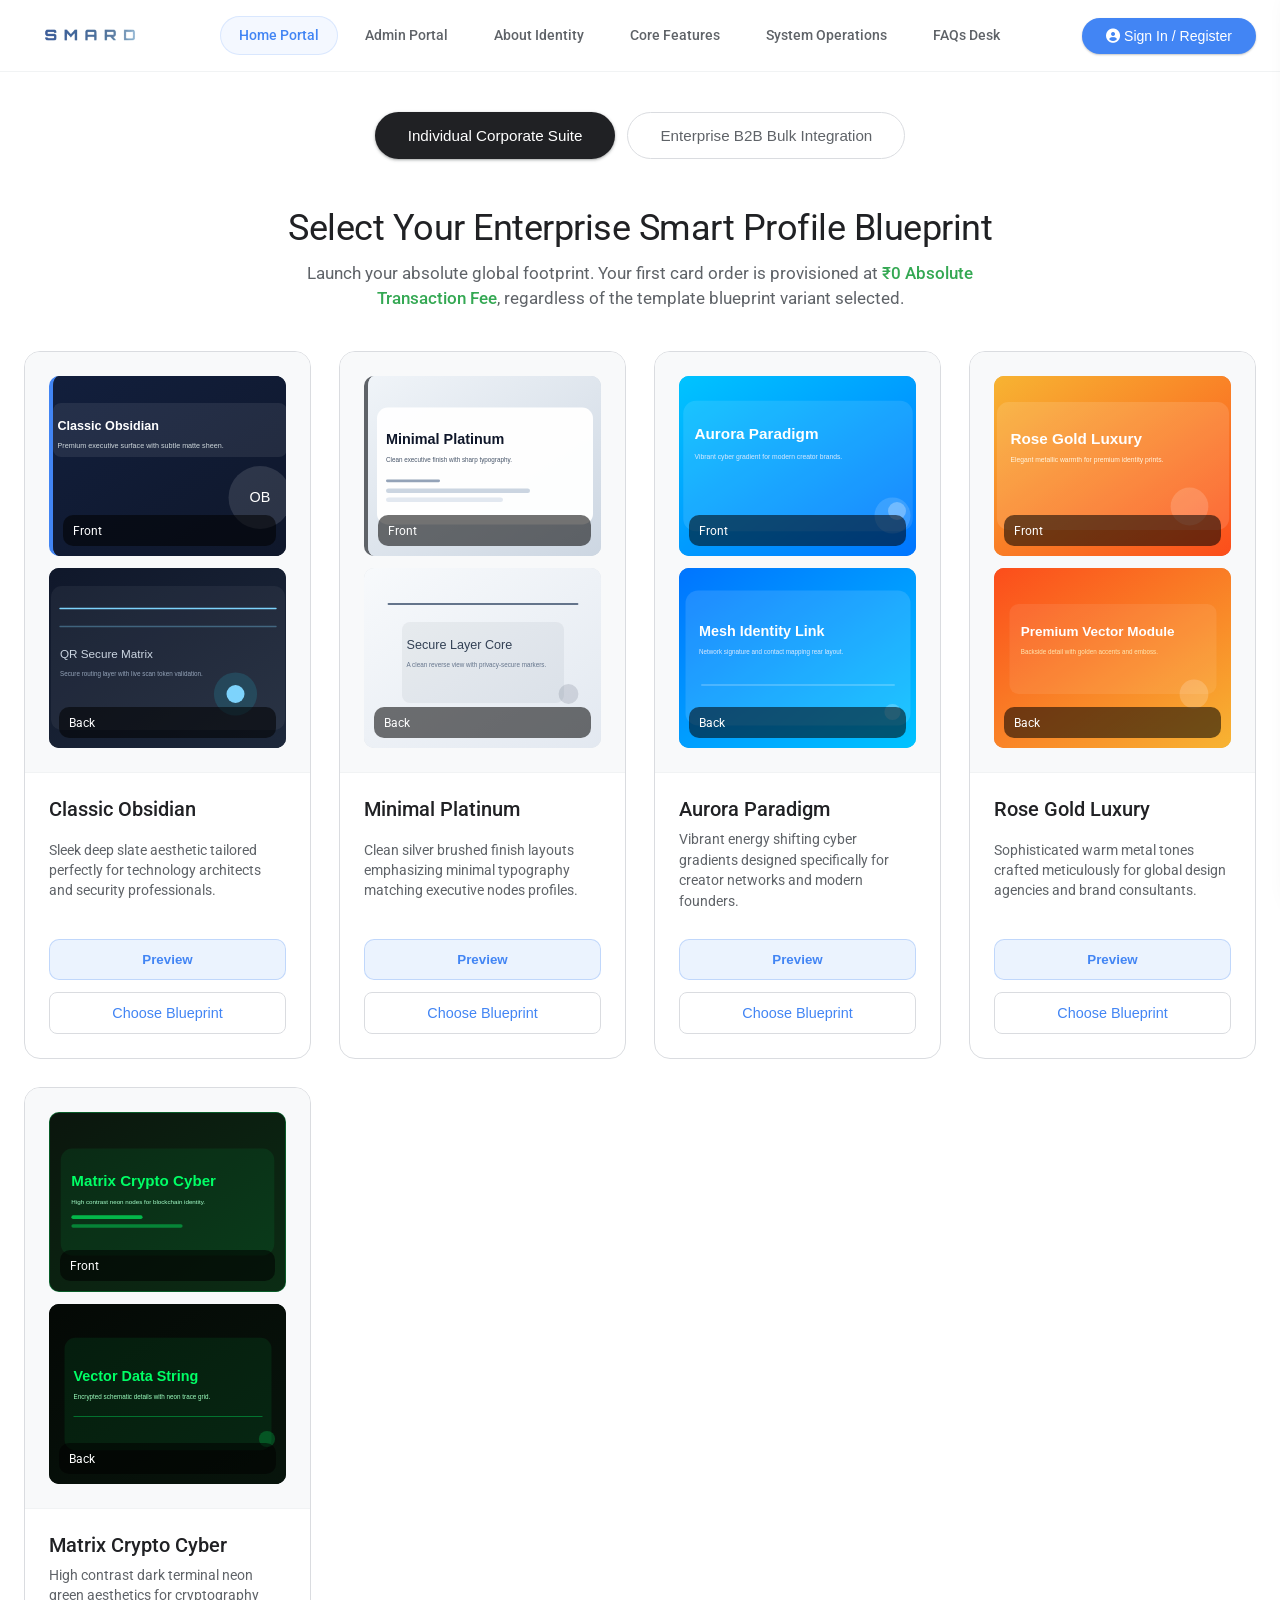
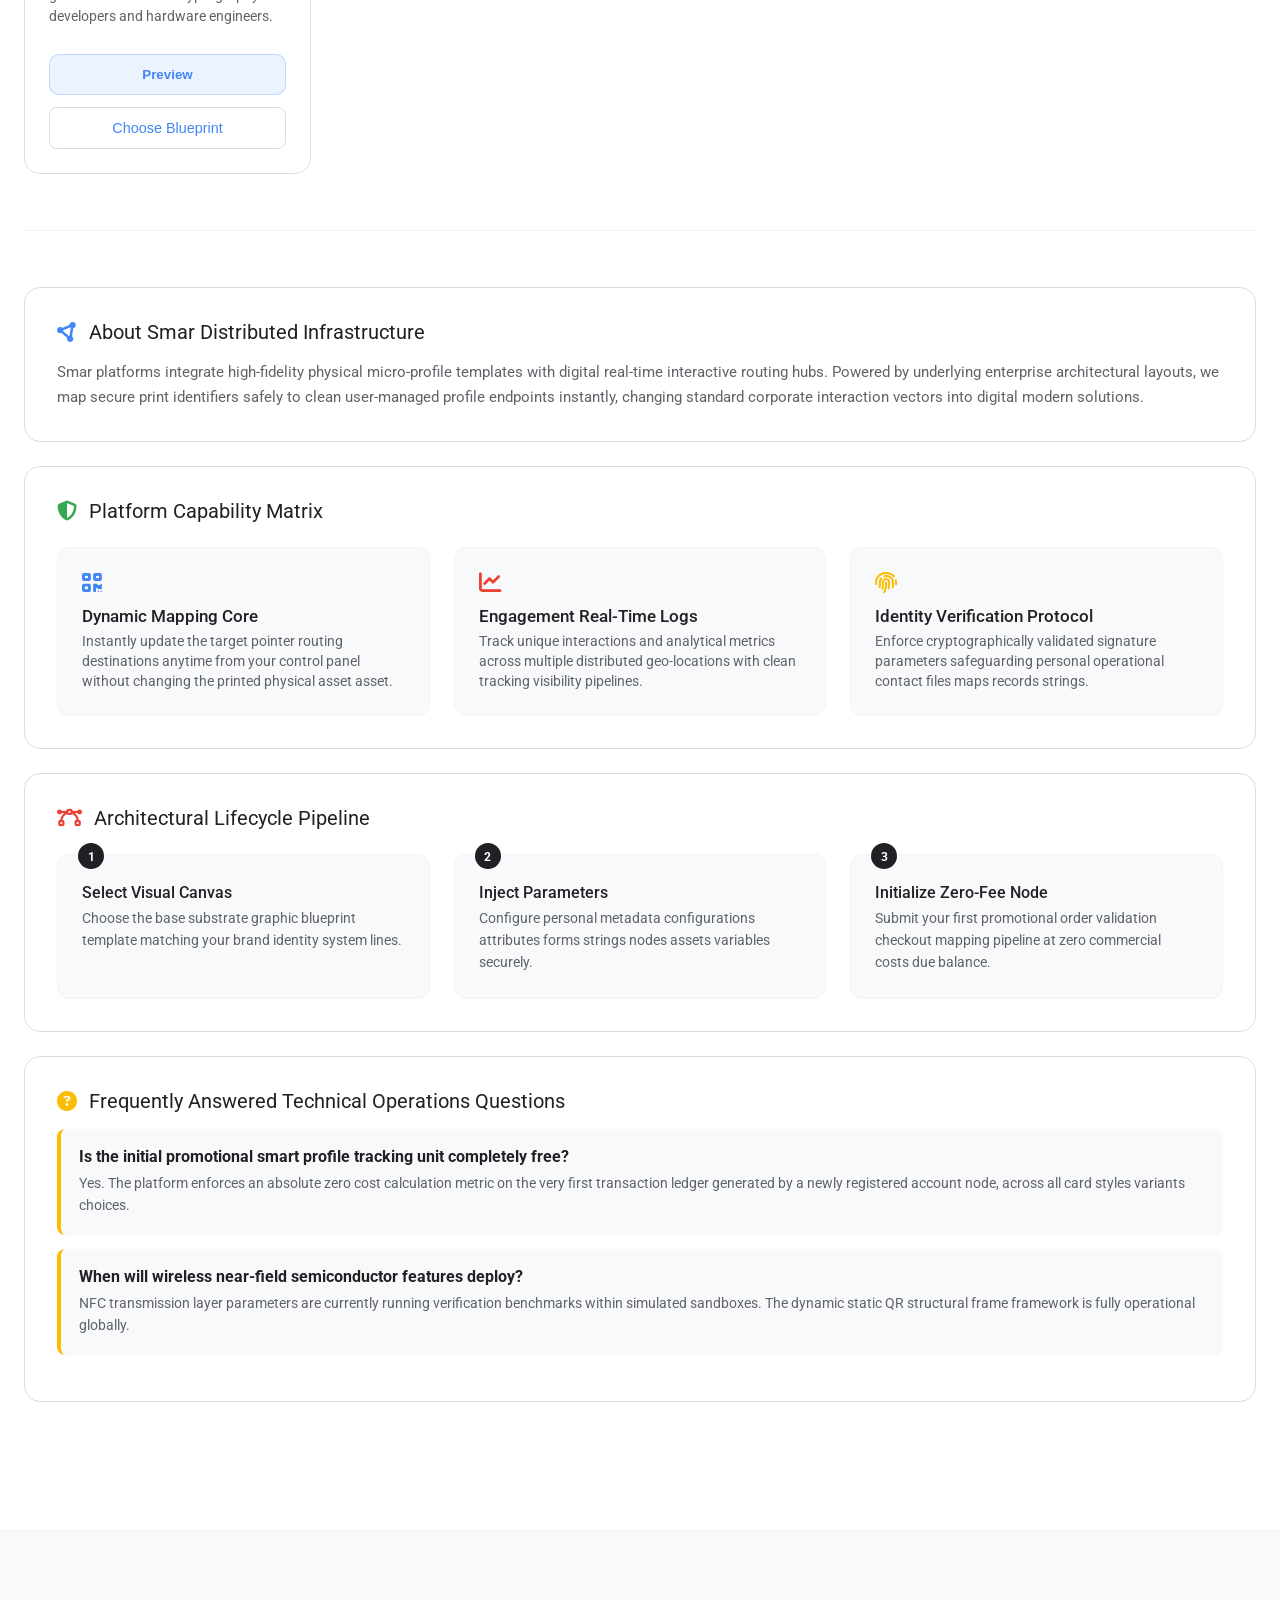
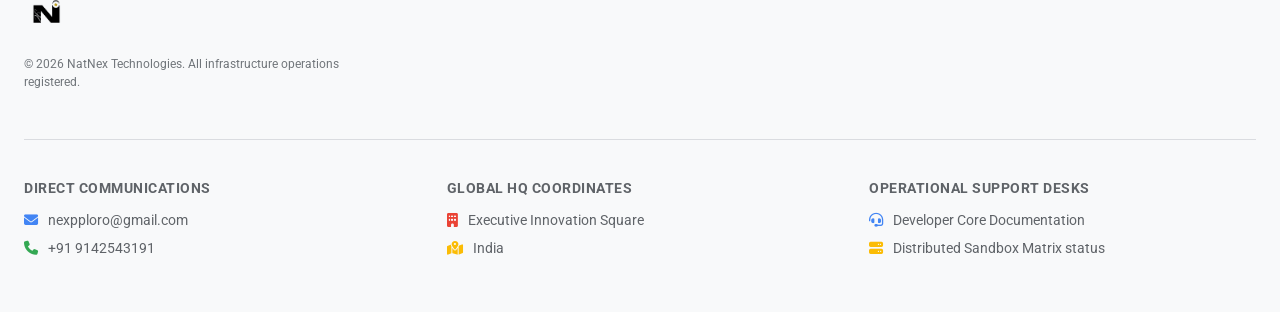
<file: index.html>
<!DOCTYPE html>
<html lang="en">
<head>
    <meta charset="UTF-8">
    <meta name="viewport" content="width=device-width, initial-scale=1.0">
    <title>Smar Portal - Next-Gen Smart Cards Matrix</title>
    <link rel="preconnect" href="https://fonts.googleapis.com">
    <link rel="preconnect" href="https://fonts.gstatic.com" crossorigin>
    <link href="https://fonts.googleapis.com/css2?family=Roboto:wght@300;400;500;700&display=swap" rel="stylesheet">
    <link rel="stylesheet" href="https://cdnjs.cloudflare.com/ajax/libs/font-awesome/6.4.0/css/all.min.css">
    <link rel="stylesheet" href="style.css">
</head>
<body class="enterprise-engine-body">

    <header class="google-navigation-bar">
        <div class="header-max-constrain">
            
            <div class="smar-logo-container" onclick="navigateToWorkspaceView('portal')" style="display: flex; align-items: center; cursor: pointer;">
                <img src="smard_logo.png" alt="Smar Logo" style="height: 40px; width: auto; object-fit: contain;">
            </div>

            <button id="mobile-nav-toggle" class="mobile-nav-toggle" aria-label="Toggle menu" onclick="toggleMobileNav()">
                <span class="hamburger"></span>
            </button>

            <nav class="central-navigation-links">
                <a href="#" class="nav-anchor active-anchor" id="lnk-portal" onclick="navigateToWorkspaceView('portal')">Home Portal</a>
                <a href="#" class="nav-anchor session-dependent-link hidden" id="lnk-dashboard" onclick="navigateToWorkspaceView('dashboard')">Client Dashboard</a>
                <a href="admin.html" class="nav-anchor structural-page-link">Admin Portal</a>
                <a href="#section-about" class="nav-anchor structural-page-link">About Identity</a>
                <a href="#section-features" class="nav-anchor structural-page-link">Core Features</a>
                <a href="#section-workflow" class="nav-anchor structural-page-link">System Operations</a>
                <a href="#section-faqs" class="nav-anchor structural-page-link">FAQs Desk</a>
            </nav>

            <div class="header-session-action-zone" id="auth-header-state-mount">
            </div>

            <!-- Mobile menu (shown on small screens) -->
            <div id="mobile-nav" class="mobile-nav hidden">
                <a href="#" class="mobile-nav-link" id="mobile-lnk-portal" onclick="navigateToWorkspaceView('portal'); toggleMobileNav();">Home Portal</a>
                <a href="#" class="mobile-nav-link session-dependent-link hidden" id="mobile-lnk-dashboard" onclick="navigateToWorkspaceView('dashboard'); toggleMobileNav();">Client Dashboard</a>
                <a href="admin.html" class="mobile-nav-link" onclick="toggleMobileNav()">Admin Portal</a>
                <a href="#section-about" class="mobile-nav-link" onclick="toggleMobileNav()">About Identity</a>
                <a href="#section-features" class="mobile-nav-link" onclick="toggleMobileNav()">Core Features</a>
                <a href="#section-workflow" class="mobile-nav-link" onclick="toggleMobileNav()">System Operations</a>
                <a href="#section-faqs" class="mobile-nav-link" onclick="toggleMobileNav()">FAQs Desk</a>
            </div>
    
        <!-- Backdrop for mobile nav to close on outside click -->
        <div id="mobile-nav-backdrop" class="mobile-nav-backdrop hidden" onclick="toggleMobileNav()" aria-hidden="true" tabindex="-1"></div>

        </div>
    </header>

    <main class="primary-application-viewport">
        <div class="workspace-max-constrain">

            <div id="workspace-view-portal" class="application-view-frame active-frame">
                
                <div class="intent-segment-selector-wrapper">
                    <button class="segment-tab-trigger active-trigger" onclick="switchActiveServiceSegment('individual')">Individual Corporate Suite</button>
                    <button class="segment-tab-trigger" onclick="switchActiveServiceSegment('commercial')">Enterprise B2B Bulk Integration</button>
                </div>

                <div id="panel-segment-individual" class="service-segment-panel active-panel">
                    
                    <div class="portal-marketing-intro-hero">
                        <h1>Select Your Enterprise Smart Profile Blueprint</h1>
                        <p>Launch your absolute global footprint. Your first card order is provisioned at <strong>₹0 Absolute Transaction Fee</strong>, regardless of the template blueprint variant selected.</p>
                    </div>

                    <div class="smart-blueprints-showcase-grid">

                        <div class="google-animated-card-module blueprint-box" id="card-blueprint-1">
                            <div class="blueprint-vector-preview-box">
                                <div class="card-face front-face b1-gradient-front">
                                    <img src="template-1-front.svg" alt="Classic Obsidian front preview">
                                    <div class="card-face-caption">Front</div>
                                </div>
                                <div class="card-face back-face b1-gradient-back">
                                    <img src="template-1-back.svg" alt="Classic Obsidian back preview">
                                    <div class="card-face-caption">Back</div>
                                </div>
                            </div>
                            <div class="blueprint-meta-details-box">
                                <h3>Classic Obsidian</h3>
                                <p>Sleek deep slate aesthetic tailored perfectly for technology architects and security professionals.</p>
                                <div class="blueprint-action-cta-group">
                                    <button class="btn-blueprint-preview-action" onclick="openBlueprintPreview(1, 'Classic Obsidian')">Preview</button>
                                    <button class="btn-blueprint-selection-action" onclick="selectProfileTemplateBlueprint(1, 'Classic Obsidian')">Choose Blueprint</button>
                                </div>
                            </div>
                        </div>

                        <div class="google-animated-card-module blueprint-box" id="card-blueprint-2">
                            <div class="blueprint-vector-preview-box">
                                <div class="card-face front-face b2-gradient-front">
                                    <img src="template-2-front.svg" alt="Minimal Platinum front preview">
                                    <div class="card-face-caption">Front</div>
                                </div>
                                <div class="card-face back-face b2-gradient-back">
                                    <img src="template-2-back.svg" alt="Minimal Platinum back preview">
                                    <div class="card-face-caption">Back</div>
                                </div>
                            </div>
                            <div class="blueprint-meta-details-box">
                                <h3>Minimal Platinum</h3>
                                <p>Clean silver brushed finish layouts emphasizing minimal typography matching executive nodes profiles.</p>
                                <div class="blueprint-action-cta-group">
                                    <button class="btn-blueprint-preview-action" onclick="openBlueprintPreview(2, 'Minimal Platinum')">Preview</button>
                                    <button class="btn-blueprint-selection-action" onclick="selectProfileTemplateBlueprint(2, 'Minimal Platinum')">Choose Blueprint</button>
                                </div>
                            </div>
                        </div>

                        <div class="google-animated-card-module blueprint-box" id="card-blueprint-3">
                            <div class="blueprint-vector-preview-box">
                                <div class="card-face front-face b3-gradient-front">
                                    <img src="template-3-front.svg" alt="Aurora Paradigm front preview">
                                    <div class="card-face-caption">Front</div>
                                </div>
                                <div class="card-face back-face b3-gradient-back">
                                    <img src="template-3-back.svg" alt="Aurora Paradigm back preview">
                                    <div class="card-face-caption">Back</div>
                                </div>
                            </div>
                            <div class="blueprint-meta-details-box">
                                <h3>Aurora Paradigm</h3>
                                <p>Vibrant energy shifting cyber gradients designed specifically for creator networks and modern founders.</p>
                                <div class="blueprint-action-cta-group">
                                    <button class="btn-blueprint-preview-action" onclick="openBlueprintPreview(3, 'Aurora Paradigm')">Preview</button>
                                    <button class="btn-blueprint-selection-action" onclick="selectProfileTemplateBlueprint(3, 'Aurora Paradigm')">Choose Blueprint</button>
                                </div>
                            </div>
                        </div>

                        <div class="google-animated-card-module blueprint-box" id="card-blueprint-4">
                            <div class="blueprint-vector-preview-box">
                                <div class="card-face front-face b4-gradient-front">
                                    <img src="template-4-front.svg" alt="Rose Gold Luxury front preview">
                                    <div class="card-face-caption">Front</div>
                                </div>
                                <div class="card-face back-face b4-gradient-back">
                                    <img src="template-4-back.svg" alt="Rose Gold Luxury back preview">
                                    <div class="card-face-caption">Back</div>
                                </div>
                            </div>
                            <div class="blueprint-meta-details-box">
                                <h3>Rose Gold Luxury</h3>
                                <p>Sophisticated warm metal tones crafted meticulously for global design agencies and brand consultants.</p>
                                <div class="blueprint-action-cta-group">
                                    <button class="btn-blueprint-preview-action" onclick="openBlueprintPreview(4, 'Rose Gold Luxury')">Preview</button>
                                    <button class="btn-blueprint-selection-action" onclick="selectProfileTemplateBlueprint(4, 'Rose Gold Luxury')">Choose Blueprint</button>
                                </div>
                            </div>
                        </div>

                        <div class="google-animated-card-module blueprint-box" id="card-blueprint-5">
                            <div class="blueprint-vector-preview-box">
                                <div class="card-face front-face b5-gradient-front">
                                    <img src="template-5-front.svg" alt="Matrix Crypto Cyber front preview">
                                    <div class="card-face-caption">Front</div>
                                </div>
                                <div class="card-face back-face b5-gradient-back">
                                    <img src="template-5-back.svg" alt="Matrix Crypto Cyber back preview">
                                    <div class="card-face-caption">Back</div>
                                </div>
                            </div>
                            <div class="blueprint-meta-details-box">
                                <h3>Matrix Crypto Cyber</h3>
                                <p>High contrast dark terminal neon green aesthetics for cryptography developers and hardware engineers.</p>
                                <div class="blueprint-action-cta-group">
                                    <button class="btn-blueprint-preview-action" onclick="openBlueprintPreview(5, 'Matrix Crypto Cyber')">Preview</button>
                                    <button class="btn-blueprint-selection-action" onclick="selectProfileTemplateBlueprint(5, 'Matrix Crypto Cyber')">Choose Blueprint</button>
                                </div>
                            </div>
                        </div>

                    </div>

                    <div class="google-animated-card-module dynamic-configuration-terminal-form hidden" id="card-customization-form-section">
                        <div class="form-title-bar-node">
                            <i class="fa-solid fa-sliders g-blue-text"></i>
                            <h2>Configure Profile Parameters: <span id="lbl-active-configured-blueprint-title">None Selected</span></h2>
                        </div>
                        
                        <div class="form-inputs-layout-grid">
                            <div class="form-input-element-group">
                                <label for="field-print-name">Full Professional Name String</label>
                                <input type="text" id="field-print-name" placeholder="Name to be permanently printed on surface layout">
                            </div>
                            <div class="form-input-element-group">
                                <label for="field-print-designation">Designation / Corporate Mandate</label>
                                <input type="text" id="field-print-designation" placeholder="e.g. Principal Infrastructure Engineer">
                            </div>
                            <div class="form-input-element-group">
                                <label for="field-print-image">Display Profile Digital Image Asset</label>
                                <input type="file" id="field-print-image" accept="image/*">
                            </div>
                            <div class="form-input-element-group">
                                <label for="field-infrastructure-module">Wireless Transmission Layer Hardware</label>
                                <select id="field-infrastructure-module" onchange="evaluateHardwareInfrastructureRequirements(this)">
                                    <option value="qr-static">Dynamic QR Code High Definition Vector</option>
                                    <option value="nfc-wireless">NFC Integrated Semiconductor Protocol Module (Unavailable)</option>
                                </select>
                            </div>
                            <div class="form-input-element-group span-full-width-column">
                                <label for="field-institutional-toggle">Append Institutional Profile Details?</label>
                                <select id="field-institutional-toggle" onchange="toggleInstitutionalInfoFields(this.value)">
                                    <option value="disable">No institutional profile data</option>
                                    <option value="enable">Yes, include institutional education details</option>
                                </select>
                            </div>
                            <div class="form-input-element-group span-full-width-column">
                                <label for="field-skills-toggle">Include Skills Summary?</label>
                                <select id="field-skills-toggle" onchange="toggleConditionalSkillsFields(this.value)">
                                    <option value="disable">No skills summary</option>
                                    <option value="enable">Yes, show skills section</option>
                                </select>
                            </div>
                            <div class="form-input-element-group span-full-width-column">
                                <label for="field-projects-toggle">Include Project Highlights?</label>
                                <select id="field-projects-toggle" onchange="toggleConditionalProjectsFields(this.value)">
                                    <option value="disable">No project highlights</option>
                                    <option value="enable">Yes, show project highlights</option>
                                </select>
                            </div>
                            <div class="form-input-element-group span-full-width-column">
                                <label for="field-contact-toggle">Append Contact Metadata Attributes Subform?</label>
                                <select id="field-contact-toggle" onchange="toggleConditionalMetadataFields(this.value)">
                                    <option value="disable">Keep Layout Minimal (No Extended Contact Data)</option>
                                    <option value="enable">Inject Hyperlinked Extended Contact Coordinates</option>
                                </select>
                            </div>
                        </div>

                        <div id="sub-form-conditional-contact-coordinates" class="conditional-sub-form-block hidden">
                            <div class="form-inputs-layout-grid">
                                <div class="form-input-element-group">
                                    <label for="field-contact-phone">Active Voice Mobile Number</label>
                                    <input type="tel" id="field-contact-phone" placeholder="+91 XXXXX XXXXX">
                                </div>
                                <div class="form-input-element-group">
                                    <label for="field-contact-email">Corporate Public Email Destination</label>
                                    <input type="email" id="field-contact-email" placeholder="identity@smar.domain">
                                </div>
                                <div class="form-input-element-group span-full-width-column">
                                    <label for="field-residential-address">Residential Address</label>
                                    <input type="text" id="field-residential-address" placeholder="Street address, locality">
                                </div>
                                <div class="form-input-element-group">
                                    <label for="field-residential-city">City / State</label>
                                    <input type="text" id="field-residential-city" placeholder="City, State">
                                </div>
                                <div class="form-input-element-group">
                                    <label for="field-residential-postal">Postal / ZIP Code</label>
                                    <input type="text" id="field-residential-postal" placeholder="Postal / ZIP code">
                                </div>
                            </div>
                        </div>
                        <div id="sub-form-conditional-institutional-info" class="conditional-sub-form-block hidden">
                            <div class="form-inputs-layout-grid">
                                <div class="form-input-element-group">
                                    <label for="field-institution-name">Institution / University Name</label>
                                    <input type="text" id="field-institution-name" placeholder="Institution name">
                                </div>
                                <div class="form-input-element-group">
                                    <label for="field-institution-program">Program / Degree</label>
                                    <input type="text" id="field-institution-program" placeholder="Degree or major">
                                </div>
                                <div class="form-input-element-group">
                                    <label for="field-institution-gpa">GPA / Grade</label>
                                    <input type="text" id="field-institution-gpa" placeholder="3.8 / A+">
                                </div>
                                <div class="form-input-element-group">
                                    <label for="field-institution-batch">Batch Year</label>
                                    <input type="text" id="field-institution-batch" placeholder="e.g. 2024">
                                </div>
                            </div>
                        </div>
                        <div id="sub-form-conditional-skills" class="conditional-sub-form-block hidden">
                            <div class="form-input-element-group span-full-width-column">
                                <label for="field-skills-summary">Skills Summary</label>
                                <textarea id="field-skills-summary" placeholder="List your top skills or competencies"></textarea>
                            </div>
                        </div>
                        <div id="sub-form-conditional-projects" class="conditional-sub-form-block hidden">
                            <div class="form-input-element-group span-full-width-column">
                                <label for="field-projects-highlights">Project Highlights</label>
                                <textarea id="field-projects-highlights" placeholder="Summarize key projects or achievements"></textarea>
                            </div>
                        </div>
                    </div>

                </div>

                <div id="panel-segment-commercial" class="service-segment-panel">
                    <div class="google-animated-card-module commercial-b2b-hero-card">
                        <i class="fa-solid fa-building-circle-check fa-4x g-blue-text"></i>
                        <h2>Scaled Enterprise Integrations & Fleet Provisioning</h2>
                        <p>Provision thousands of synced profiles mapping directly to single source corporate authorization indices. Deploy centralized administrative access dashboard dashboards for immediate real-time corporate validation tracking data layers.</p>
                        <button class="btn-b2b-corporate-consultation" onclick="alert('Corporate Consultation request cataloged. Our system architects panel will engage inside 24 hours.')">Contact B2B Architecture Desk</button>
                    </div>
                </div>

                <hr class="global-section-break-line">

                <section id="section-about" class="google-animated-card-module static-informational-block-card">
                    <div class="info-block-header"><i class="fa-solid fa-circle-nodes g-blue-text"></i> About Smar Distributed Infrastructure</div>
                    <p>Smar platforms integrate high-fidelity physical micro-profile templates with digital real-time interactive routing hubs. Powered by underlying enterprise architectural layouts, we map secure print identifiers safely to clean user-managed profile endpoints instantly, changing standard corporate interaction vectors into digital modern solutions.</p>
                </section>

                <section id="section-features" class="google-animated-card-module static-informational-block-card">
                    <div class="info-block-header"><i class="fa-solid fa-shield-halved g-green-text"></i> Platform Capability Matrix</div>
                    <div class="capability-matrix-grid">
                        <div class="capability-item-node"><i class="fa-solid fa-qrcode g-blue-text"></i><h4>Dynamic Mapping Core</h4><p>Instantly update the target pointer routing destinations anytime from your control panel without changing the printed physical asset asset.</p></div>
                        <div class="capability-item-node"><i class="fa-solid fa-chart-line g-red-text"></i><h4>Engagement Real-Time Logs</h4><p>Track unique interactions and analytical metrics across multiple distributed geo-locations with clean tracking visibility pipelines.</p></div>
                        <div class="capability-item-node"><i class="fa-solid fa-fingerprint g-yellow-text"></i><h4>Identity Verification Protocol</h4><p>Enforce cryptographically validated signature parameters safeguarding personal operational contact files maps records strings.</p></div>
                    </div>
                </section>

                <section id="section-workflow" class="google-animated-card-module static-informational-block-card">
                    <div class="info-block-header"><i class="fa-solid fa-bezier-curve g-red-text"></i> Architectural Lifecycle Pipeline</div>
                    <div class="pipeline-flow-flex-container">
                        <div class="pipeline-step-node"><div class="step-index-circle">1</div><h4>Select Visual Canvas</h4><p>Choose the base substrate graphic blueprint template matching your brand identity system lines.</p></div>
                        <div class="pipeline-step-node"><div class="step-index-circle">2</div><h4>Inject Parameters</h4><p>Configure personal metadata configurations attributes forms strings nodes assets variables securely.</p></div>
                        <div class="pipeline-step-node"><div class="step-index-circle">3</div><h4>Initialize Zero-Fee Node</h4><p>Submit your first promotional order validation checkout mapping pipeline at zero commercial costs due balance.</p></div>
                    </div>
                </section>

                <section id="section-faqs" class="google-animated-card-module static-informational-block-card">
                    <div class="info-block-header"><i class="fa-solid fa-circle-question g-yellow-text"></i> Frequently Answered Technical Operations Questions</div>
                    <div class="faq-accordion-item-box"><strong>Is the initial promotional smart profile tracking unit completely free?</strong><p>Yes. The platform enforces an absolute zero cost calculation metric on the very first transaction ledger generated by a newly registered account node, across all card styles variants choices.</p></div>
                    <div class="faq-accordion-item-box"><strong>When will wireless near-field semiconductor features deploy?</strong><p>NFC transmission layer parameters are currently running verification benchmarks within simulated sandboxes. The dynamic static QR structural frame framework is fully operational globally.</p></div>
                </section>

            </div>


            <div id="workspace-view-dashboard" class="application-view-frame">
                
                <div class="dashboard-user-hero-header-block">
                    <h2>Enterprise Node Operations Console: <span id="lbl-dashboard-welcome-user-name">Client Core</span></h2>
                    <p>Track system performance metrics, modify active routing coordinates, and trace historically generated print ledger configurations.</p>
                </div>

                <div class="dashboard-analytics-counters-grid">
                    <div class="google-animated-card-module metric-counter-item-card">
                        <span class="metric-label-text">Total Provisioned Profiles Logs</span>
                        <span class="metric-numerical-value-text" id="cnt-metric-total-orders">0</span>
                    </div>
                    <div class="google-animated-card-module metric-counter-item-card">
                        <span class="metric-label-text">Zero-Fee Promotion Status</span>
                        <span class="metric-numerical-value-text g-green-text" id="cnt-metric-promo-status">Available</span>
                    </div>
                    <div class="google-animated-card-module metric-counter-item-card">
                        <span class="metric-label-text">Node Operational Verification Level</span>
                        <span class="metric-numerical-value-text g-blue-text" id="cnt-metric-account-tier">Standard Enterprise</span>
                    </div>
                </div>

                <div class="google-animated-card-module table-ledger-container-card">
                    <div class="table-header-title-caption-bar">
                        <h3>Smart Profile Historical Order Ledger Streams</h3>
                    </div>
                    <div class="responsive-table-overflow-axis-wrapper">
                        <table class="historical-orders-data-table">
                            <thead>
                                <tr>
                                    <th>System Order UUID Token</th>
                                    <th>Timestamp Generated</th>
                                    <th>Substrate Variant Blueprint</th>
                                    <th>Printed Moniker Attribution</th>
                                    <th>Quantity Nodes</th>
                                    <th>Invoiced Financial Settlement</th>
                                    <th>Operational Pipeline State Status</th>
                                </tr>
                            </thead>
                            <tbody id="mount-target-table-rows-ledger">
                                </tbody>
                        </table>
                    </div>
                    <div id="placeholder-empty-table-state-notice" class="empty-table-state-fallback-notice">
                        <i class="fa-solid fa-cubes-stacked fa-3x"></i>
                        <p>No active smart profiles have been initialized within this profile node context yet. Return to the Home Portal to deploy your first blueprint design template file map.</p>
                    </div>
                </div>

            </div>

        </div>
    </main>

    <div class="modal-blur-curtain-overlay hidden" id="modal-screen-auth-backdrop">
        <div class="google-animated-card-module integrated-auth-modal-box">
            <button class="btn-close-modal-window-trigger" onclick="toggleAuthModalWindowDisplayState(false)">&times;</button>
            
            <div class="auth-modal-tabs-navigation-header">
                <button class="auth-toggle-tab-btn active-tab-btn" id="btn-auth-tab-login" onclick="switchActiveAuthFormContextMode('login')">Sign In</button>
                <button class="auth-toggle-tab-btn" id="btn-auth-tab-register" onclick="switchActiveAuthFormContextMode('register')">Register Identity</button>
            </div>

            <div class="auth-form-elements-vertical-stack">
                <div class="form-input-element-group" id="container-field-auth-fullname">
                    <label for="field-auth-fullname">Account User Full Name Moniker</label>
                    <input type="text" id="field-auth-fullname" placeholder="Full name" value="">
                </div>
                <div class="form-input-element-group" id="container-field-auth-phone">
                    <label for="field-auth-phone">Registered Phone Number</label>
                    <input type="tel" id="field-auth-phone" placeholder="Phone number" value="">
                </div>
                <div class="form-input-element-group">
                    <label for="field-auth-email">Linked Email Coordinate Identity</label>
                    <input type="email" id="field-auth-email" placeholder="email@example.com" value="">
                </div>
                <div class="form-input-element-group">
                    <label for="field-auth-password">Security Validation Key Phrase Token</label>
                    <input type="password" id="field-auth-password" placeholder="Password" value="">
                </div>

                <div class="auth-error-output-alert-banner hidden" id="banner-auth-error-feedback-logs">Authentication token mapping failure logs stack.</div>

                <button class="btn-execute-auth-action-submission" id="btn-trigger-auth-execution-engine" onclick="processClientAuthFormSubmission()">Process Security Verification Handshake</button>
            </div>
        </div>
    </div>

    <div id="blueprint-preview-modal" class="modal-blur-curtain-overlay hidden" onclick="closeBlueprintPreview()">
        <div class="preview-modal-panel" onclick="event.stopPropagation()">
            <button class="btn-close-modal-window-trigger" onclick="closeBlueprintPreview()" aria-label="Close preview">&times;</button>
            <h2 id="preview-modal-title">Preview</h2>
            <div class="preview-modal-grid">
                <div id="preview-card-front" class="preview-card-face b1-gradient-front">
                    <img src="template-1-front.svg" alt="Preview front side">
                    <div class="preview-card-caption">
                        <strong>Front Side</strong>
                        <span class="preview-card-label">Obsidian Matte</span>
                    </div>
                </div>
                <div id="preview-card-back" class="preview-card-face b1-gradient-back">
                    <img src="template-1-back.svg" alt="Preview back side">
                    <div class="preview-card-caption">
                        <strong>Back Side</strong>
                        <span class="preview-card-label">QR Secure Matrix</span>
                    </div>
                </div>
            </div>
            <button class="btn-blueprint-preview-action" onclick="closeBlueprintPreview()">Close Preview</button>
        </div>
    </div>

    <div id="checkout-sidebar-canvas-drawer" class="right-sliding-checkout-drawer-container">
        <div class="drawer-header-title-bar-node">
            <h3>Configure Quantity & Financial Settlement</h3>
            <button class="btn-terminate-drawer-window-trigger" onclick="toggleCheckoutDrawerCanvasDisplayState(false)">&times;</button>
        </div>
        
        <div class="drawer-scrollable-content-body-area">
            
            <div id="banner-drawer-guest-verification-warning" class="drawer-guest-warning-notice-box-card">
                <i class="fa-solid fa-triangle-exclamation"></i>
                <p><strong>Identity Token Missing:</strong> You are currently configuring parameters under guest constraints. Authenticate or establish a permanent account profile node to authorize secure print operations and track logs history safely.</p>
                <button class="btn-drawer-guest-auth-shortcut-trigger" onclick="toggleCheckoutDrawerCanvasDisplayState(false); toggleAuthModalWindowDisplayState(true, 'login');">Sign In / Register Portal Now</button>
            </div>

            <div class="form-input-element-group">
                <label for="field-drawer-quantity-counter">Required Production Units Volume Count</label>
                <input type="number" id="field-drawer-quantity-counter" value="1" min="1" oninput="executePricingMatrixCalculationsEngine()">
            </div>

            <div class="invoice-itemized-summary-panel-card">
                <div class="invoice-row-line-item"><span>Selected Substrate Design Blueprint:</span> <span id="lbl-summary-blueprint-name-target">None Selected</span></div>
                <div class="invoice-row-line-item"><span>Platform Allocation Rules Engine Status:</span> <span id="lbl-summary-pricing-tier-badge-target" class="promo-badge-pill-ui">Evaluating parameters...</span></div>
                <hr class="invoice-dashed-separator-line">
                <div class="invoice-row-line-item grand-total-line-item"><span>Total Net Invoice Outstanding Due Balance:</span> <span id="lbl-summary-invoice-grand-total-value-target">₹0</span></div>
            </div>

            <div id="container-native-upi-gateway-hub" class="native-upi-payment-gateway-hub-wrapper hidden">
                <h4>Payment Gateway Options</h4>
                <p>Select a secure channel to settle the invoice for your profile batch.</p>

                <div class="payment-methods-grid">
                    <div class="payment-method-card">
                        <i class="fa-brands fa-whatsapp fa-3x g-green-text"></i>
                        <h5>WhatsApp Payment</h5>
                        <p>Chat with us on WhatsApp and send your payment details securely.</p>
                        <button class="btn-secondary-action" onclick="sendWhatsAppMessage()">Chat on WhatsApp</button>
                    </div>
                    <div class="payment-method-card">
                        <i class="fa-solid fa-mobile-screen-button fa-3x g-blue-text"></i>
                        <h5>UPI Gateway</h5>
                        <p>Open your installed UPI app with the payment amount prefilled.</p>
                        <button class="btn-secondary-action" onclick="triggerUpiPaymentGateway()">Pay via UPI App</button>
                    </div>
                </div>

                <div id="payment-gateway-upi-panel" class="payment-method-detail-panel hidden">
                    <h5>UPI Payment Gateway</h5>
                    <p class="qr-scanning-caption-text-directive">Open your UPI app with the order amount already filled.</p>
                    <button class="btn-drawer-payment-execution-submit-gate" onclick="triggerUpiDeepLink()">Open UPI App for Payment</button>
                    <p class="qr-scanning-caption-text-directive">If the app does not open, use this fallback UPI link:</p>
                    <div class="upi-link-fallback"><code id="lbl-upi-fallback-link"></code></div>
                    <button class="btn-drawer-payment-execution-submit-gate" onclick="confirmPaymentReceivedPaymentGateway()">Confirm Payment Received</button>
                </div>
            </div>

            <div id="container-drawer-checkout-actions-mount-zone">
                </div>

        </div>
    </div>

    <div id="backdrop-veil-checkout-drawer-curtain" class="global-layout-underlying-backdrop-curtain-veil" onclick="toggleCheckoutDrawerCanvasDisplayState(false)"></div>

    <div class="sticky-floating-horizontal-action-footer-prompt-bar hidden" id="footer-action-proceed-bar-prompt">
        <div class="footer-prompt-max-constrain">
            <p class="footer-prompt-meta-info-text-tag"><i class="fa-solid fa-circle-check g-green-text"></i> Configuration blue-print parameters mapped successfully. Ready to compile final allocation logs.</p>
            <button class="btn-trigger-drawer-canvas-open-action" onclick="toggleCheckoutDrawerCanvasDisplayState(true)">Proceed to Invoice & Checkout Verification <i class="fa-solid fa-arrow-right-long"></i></button>
        </div>
    </div>

    <footer class="google-enterprise-footer-section">
        <div class="footer-max-constrain-layout">
            
            <div class="footer-identity-branding-far-left-block">
                <div class="footer-natnex-corporate-logo-moniker select-none" style="display: flex; align-items: center; gap: 8px;">
                    <img src="natnex_logo.png" alt="NatNex Logo" style="height: 56px; width: auto; object-fit: contain;">
                </div>
                <p class="corporate-copyright-meta-string">&copy; 2026 NatNex Technologies. All infrastructure operations registered.</p>
            </div>

            <div class="footer-communication-coordinates-spanning-grid-system">
                
                <div class="coordinates-column-node">
                    <h4>Direct Communications</h4>
                    <p class="hyperlink-coordinate-row"><i class="fa-solid fa-envelope g-blue-text"></i> <a href="mailto:operations@natnex.tech">nexpploro@gmail.com</a></p>
                    <p class="hyperlink-coordinate-row"><i class="fa-solid fa-phone g-green-text"></i> <a href="tel:+918005553921">+91 9142543191</a></p>
                </div>

                <div class="coordinates-column-node">
                    <h4>Global HQ Coordinates</h4>
                    <p class="static-coordinate-text-line"><i class="fa-solid fa-building g-red-text"></i> Executive Innovation Square</p>
                    <p class="static-coordinate-text-line"><i class="fa-solid fa-map-location-dot g-yellow-text"></i> India</p>
                </div>

                <div class="coordinates-column-node">
                    <h4>Operational Support Desks</h4>
                    <p class="hyperlink-coordinate-row"><i class="fa-solid fa-headset g-blue-text"></i> <a href="#">Developer Core Documentation</a></p>
                    <p class="hyperlink-coordinate-row"><i class="fa-solid fa-server g-yellow-text"></i> <a href="#">Distributed Sandbox Matrix status</a></p>
                </div>

            </div>

        </div>
    </footer>

    <script src="script.js"></script>
</body>
</html>
</file>
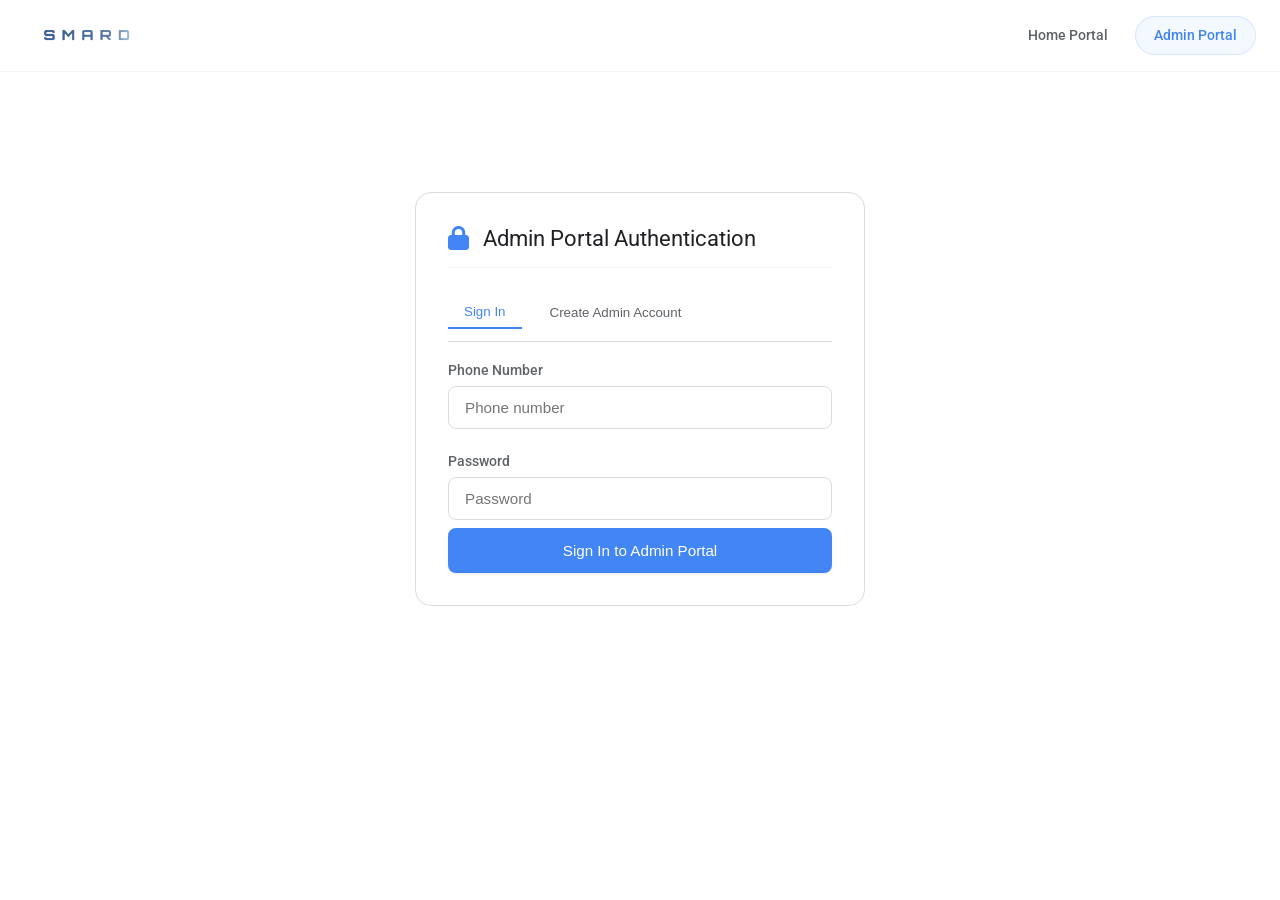
<file: admin.html>
<!DOCTYPE html>
<html lang="en">
<head>
    <meta charset="UTF-8">
    <meta name="viewport" content="width=device-width, initial-scale=1.0">
    <title>Smar Admin Portal</title>
    <link rel="stylesheet" href="style.css">
    <link rel="preconnect" href="https://fonts.googleapis.com">
    <link rel="preconnect" href="https://fonts.gstatic.com" crossorigin>
    <link href="https://fonts.googleapis.com/css2?family=Roboto:wght@300;400;500;700&display=swap" rel="stylesheet">
    <link rel="stylesheet" href="https://cdnjs.cloudflare.com/ajax/libs/font-awesome/6.4.0/css/all.min.css">
</head>
<body class="enterprise-engine-body">
    <header class="google-navigation-bar">
        <div class="header-max-constrain">
            <div class="smar-logo-container" onclick="window.location.href='index.html'" style="display: flex; align-items: center; cursor: pointer;">
                <img src="smard_logo.png" alt="Smar Logo" style="height: 38px; width: auto; object-fit: contain;">
            </div>
            <nav class="central-navigation-links">
                <a href="index.html" class="nav-anchor">Home Portal</a>
                <a href="admin.html" class="nav-anchor active-anchor">Admin Portal</a>
            </nav>
        </div>
    </header>
    <main class="primary-application-viewport">
        <div class="workspace-max-constrain">
            <div id="admin-auth-panel" class="google-animated-card-module admin-login-card">
                <div class="form-title-bar-node">
                    <i class="fa-solid fa-lock g-blue-text"></i>
                    <h2>Admin Portal Authentication</h2>
                </div>

                <div class="tab-navigation-buttons-container" style="display:flex; gap:12px; margin-bottom:20px; border-bottom:1px solid var(--google-border-color-standard); padding-bottom:12px;">
                    <button id="admin-tab-login" class="tab-button-nav-element active-tab-btn" onclick="switchAdminAuthMode('login')" style="padding:8px 16px; border:none; background:transparent; color:var(--g-color-blue); font-weight:500; cursor:pointer; border-bottom:2px solid var(--g-color-blue);">Sign In</button>
                    <button id="admin-tab-register" class="tab-button-nav-element" onclick="switchAdminAuthMode('register')" style="padding:8px 16px; border:none; background:transparent; color:var(--google-text-secondary-muted); font-weight:500; cursor:pointer;">Create Admin Account</button>
                </div>

                <div class="form-inputs-layout-grid">
                    <div class="form-input-element-group">
                        <label for="admin-phone">Phone Number</label>
                        <input type="tel" id="admin-phone" placeholder="Phone number" value="">
                    </div>
                    <div class="form-input-element-group">
                        <label for="admin-password">Password</label>
                        <input type="password" id="admin-password" placeholder="Password" value="">
                    </div>
                </div>

                <div id="admin-auth-error" class="auth-error-output-alert-banner hidden"></div>
                <button id="admin-auth-submit-btn" class="btn-execute-auth-action-submission" onclick="submitAdminAuth()">Sign In to Admin Portal</button>
            </div>

            <div id="admin-content-panel" class="admin-content hidden">
                <div class="google-animated-card-module admin-orders-summary-card">
                    <div class="form-title-bar-node">
                        <i class="fa-solid fa-server g-blue-text"></i>
                        <div>
                            <h2>Admin Dashboard</h2>
                            <p class="qr-scanning-caption-text-directive">Logged in as: <strong id="admin-user-name">Admin</strong></p>
                        </div>
                    </div>
                    <div style="display:flex; gap:12px; flex-wrap:wrap; margin-top:16px; align-items:center;">
                        <button class="btn-secondary-action" onclick="refreshAdminData()">Refresh Data</button>
                        <button class="btn-secondary-action" onclick="logoutAdmin()">Logout</button>
                    </div>
                </div>

                <div class="google-animated-card-module admin-orders-table-card">
                    <h3>Registered Users</h3>
                    <div class="admin-orders-table-container">
                        <table>
                            <thead>
                                <tr>
                                    <th>Name</th>
                                    <th>Phone</th>
                                    <th>Email</th>
                                    <th>Orders Count</th>
                                </tr>
                            </thead>
                            <tbody id="admin-users-tbody"></tbody>
                        </table>
                    </div>
                </div>

                <div class="google-animated-card-module admin-orders-table-card">
                    <h3>Order Ledger</h3>
                    <div class="admin-orders-table-container">
                        <table>
                            <thead>
                                <tr>
                                    <th>Order UUID</th>
                                    <th>Timestamp</th>
                                    <th>Customer</th>
                                    <th>Blueprint</th>
                                    <th>Quantity</th>
                                    <th>Amount</th>
                                    <th>Status</th>
                                </tr>
                            </thead>
                            <tbody id="admin-orders-tbody"></tbody>
                        </table>
                    </div>
                </div>
            </div>
        </div>
    </main>
    <script src="script.js"></script>
    <script>
        let adminAuthenticatedSession = false;

        // Admin credentials (hardcoded for this demo)
        const ADMIN_CREDENTIALS = {
            phone: '9142543191',
            password: 'abhi4natnex26'
        };

        function simpleHashAdmin(str) {
            let hash = 0;
            if (str.length === 0) return hash.toString();
            for (let i = 0; i < str.length; i++) {
                const char = str.charCodeAt(i);
                hash = ((hash << 5) - hash) + char;
                hash = hash & hash;
            }
            return Math.abs(hash).toString(16);
        }

        function switchAdminAuthMode(mode) {
            const tabLogin = document.getElementById('admin-tab-login');
            const tabRegister = document.getElementById('admin-tab-register');
            const submitBtn = document.getElementById('admin-auth-submit-btn');
            const errorDiv = document.getElementById('admin-auth-error');

            if (mode === 'login') {
                tabLogin.classList.add('active-tab-btn');
                tabRegister.classList.remove('active-tab-btn');
                tabLogin.style.borderBottomColor = 'var(--g-color-blue)';
                tabLogin.style.color = 'var(--g-color-blue)';
                tabRegister.style.borderBottomColor = 'transparent';
                tabRegister.style.color = 'var(--google-text-secondary-muted)';
                submitBtn.innerText = 'Sign In to Admin Portal';
            } else {
                tabLogin.classList.remove('active-tab-btn');
                tabRegister.classList.add('active-tab-btn');
                tabLogin.style.borderBottomColor = 'transparent';
                tabLogin.style.color = 'var(--google-text-secondary-muted)';
                tabRegister.style.borderBottomColor = 'var(--g-color-blue)';
                tabRegister.style.color = 'var(--g-color-blue)';
                submitBtn.innerText = 'Create Admin Account';
            }
            errorDiv.classList.add('hidden');
        }

        function submitAdminAuth() {
            const phone = document.getElementById('admin-phone').value.trim();
            const password = document.getElementById('admin-password').value;
            const errorDiv = document.getElementById('admin-auth-error');
            const currentMode = document.getElementById('admin-tab-login').classList.contains('active-tab-btn') ? 'login' : 'register';

            if (!phone || !password) {
                errorDiv.innerText = 'Please enter both phone number and password.';
                errorDiv.classList.remove('hidden');
                return;
            }

            if (currentMode === 'login') {
                // Validate admin credentials
                if (phone === ADMIN_CREDENTIALS.phone && password === ADMIN_CREDENTIALS.password) {
                    adminAuthenticatedSession = true;
                    localStorage.setItem('smardAdminSession', JSON.stringify({ authenticated: true, timestamp: Date.now() }));
                    document.getElementById('admin-auth-panel').classList.add('hidden');
                    document.getElementById('admin-content-panel').classList.remove('hidden');
                    document.getElementById('admin-user-name').innerText = 'Admin';
                    refreshAdminData();
                } else {
                    errorDiv.innerText = 'Invalid phone or password.';
                    errorDiv.classList.remove('hidden');
                }
            } else {
                // Sign up mode - only allow the default credentials
                if (phone === ADMIN_CREDENTIALS.phone && password === ADMIN_CREDENTIALS.password) {
                    adminAuthenticatedSession = true;
                    localStorage.setItem('smardAdminSession', JSON.stringify({ authenticated: true, timestamp: Date.now() }));
                    document.getElementById('admin-auth-panel').classList.add('hidden');
                    document.getElementById('admin-content-panel').classList.remove('hidden');
                    document.getElementById('admin-user-name').innerText = 'Admin';
                    refreshAdminData();
                } else {
                    errorDiv.innerText = 'Admin account creation not available.';
                    errorDiv.classList.remove('hidden');
                }
            }
        }

        function refreshAdminData() {
            const storedDb = localStorage.getItem('smardUserDatabase');
            const userDb = storedDb ? JSON.parse(storedDb) : [];
            const storedOrders = JSON.parse(localStorage.getItem('smardAdminOrderLedger') || '[]');

            const usersTbody = document.getElementById('admin-users-tbody');
            usersTbody.innerHTML = '';
            userDb.forEach(user => {
                usersTbody.innerHTML += `
                    <tr>
                        <td>${user.name}</td>
                        <td>${user.phone || 'N/A'}</td>
                        <td>${user.email}</td>
                        <td>${user.profileRegistryLedgerArray ? user.profileRegistryLedgerArray.length : 0}</td>
                    </tr>
                `;
            });

            const ordersTbody = document.getElementById('admin-orders-tbody');
            ordersTbody.innerHTML = '';
            storedOrders.forEach(order => {
                ordersTbody.innerHTML += `
                    <tr>
                        <td style="font-family:monospace; font-weight:700; color: var(--g-color-blue);">${order.orderUuid}</td>
                        <td>${order.timestamp}</td>
                        <td>${order.userName || 'Unknown'}<br><small>${order.userEmail || ''}</small></td>
                        <td>${order.blueprintModelName}</td>
                        <td>${order.volumeCount}</td>
                        <td>₹${order.financialCost}</td>
                        <td>${order.pipelineStateStatus}</td>
                    </tr>
                `;
            });
        }

        function logoutAdmin() {
            adminAuthenticatedSession = false;
            localStorage.removeItem('smardAdminSession');
            document.getElementById('admin-auth-panel').classList.remove('hidden');
            document.getElementById('admin-content-panel').classList.add('hidden');
            document.getElementById('admin-phone').value = '';
            document.getElementById('admin-password').value = '';
            document.getElementById('admin-auth-error').classList.add('hidden');
        }

        window.addEventListener('DOMContentLoaded', () => {
            // Check if admin session exists
            const adminSession = localStorage.getItem('smardAdminSession');
            if (adminSession) {
                try {
                    adminAuthenticatedSession = true;
                    document.getElementById('admin-auth-panel').classList.add('hidden');
                    document.getElementById('admin-content-panel').classList.remove('hidden');
                    document.getElementById('admin-user-name').innerText = 'Admin';
                    refreshAdminData();
                } catch (e) {
                    adminAuthenticatedSession = false;
                }
            } else {
                document.getElementById('admin-auth-panel').classList.remove('hidden');
                document.getElementById('admin-content-panel').classList.add('hidden');
            }
        });
    </script>
</body>
</html>
</file>
<file: style.css>
/* ================= GLOBAL DESIGN SYSTEM FRAMEWORK VARIABLES & TOKENS ================= */
:root {
    --google-white-bg: #ffffff;
    --google-light-gray-surface: #f8f9fa;
    --google-border-color-standard: #dadce0;
    --google-border-color-subtle: #f1f3f4;
    --google-text-primary-dark: #202124;
    --google-text-secondary-muted: #5f6368;
    --google-text-tertiary-light: #70757a;
    
    /* Signature Brand Colors Hex Map Definitions */
    --g-color-blue: #4285F4;
    --g-color-red: #EA4335;
    --g-color-yellow: #FBBC05;
    --g-color-green: #34A853;
    
    /* Native Shadows Elevation Coefficients tokens */
    --elevation-shadow-1: 0 1px 2px 0 rgba(60,64,67,0.3), 0 1px 3px 1px rgba(60,64,67,0.15);
    --elevation-shadow-2: 0 1px 3px 0 rgba(60,64,67,0.3), 0 4px 8px 3px rgba(60,64,67,0.15);
    --elevation-shadow-3: 0 4px 6px 0 rgba(60,64,67,0.3), 0 8px 24px 6px rgba(60,64,67,0.15);
}

/* Base Document Reset Layer Configurations Rules */
* {
    margin: 0;
    padding: 0;
    box-sizing: border-box;
    scroll-behavior: smooth;
}

body.enterprise-engine-body {
    background-color: var(--google-white-bg);
    color: var(--google-text-primary-dark);
    font-family: 'Roboto', sans-serif;
    min-height: 100vh;
    display: flex;
    flex-direction: column;
    justify-content: space-between;
    overflow-x: hidden;
    -webkit-font-smoothing: antialiased;
}

/* Color Palette Utility Text Classes */
.g-blue-text { color: var(--g-color-blue); }
.g-red-text { color: var(--g-color-red); }
.g-yellow-text { color: var(--g-color-yellow); }
.g-green-text { color: var(--g-color-green); }

/* ================= EXCLUSIVE GOOGLE BRAND STYLED TOP HEADER BAR NAVIGATION ================= */
.google-navigation-bar {
    background-color: var(--google-white-bg);
    border-bottom: 1px solid var(--google-border-color-subtle);
    position: sticky;
    top: 0;
    z-index: 1000;
    padding: 0 24px;
    height: 72px;
    display: flex;
    align-items: center;
}

.header-max-constrain {
    width: 100%;
    max-width: 1440px;
    margin: 0 auto;
    display: flex;
    justify-content: space-between;
    align-items: center;
}

.smar-logo-container {
    font-size: 1.75rem;
    font-weight: 500;
    letter-spacing: -0.5px;
    cursor: pointer;
    user-select: none;
}

.smar-logo-container span {
    display: inline-block;
}

.smar-logo-container .g-blue { color: var(--g-color-blue); }
.smar-logo-container .g-red { color: var(--g-color-red); }
.smar-logo-container .g-yellow { color: var(--g-color-yellow); }
.smar-logo-container .g-green { color: var(--g-color-green); }

.central-navigation-links {
    display: flex;
    align-items: center;
    gap: 8px;
}

.nav-anchor {
    text-decoration: none;
    color: var(--google-text-secondary-muted);
    font-size: 0.9rem;
    font-weight: 500;
    padding: 10px 18px;
    border-radius: 50px;
    transition: all 0.2s ease;
    border: 1px solid transparent;
}

.nav-anchor:hover {
    color: var(--google-text-primary-dark);
    background-color: var(--google-light-gray-surface);
}

.nav-anchor.active-anchor {
    color: var(--g-color-blue);
    background-color: rgba(66, 133, 244, 0.06);
    border: 1px solid rgba(66, 133, 244, 0.15);
}

/* Mobile / Tablet Responsive Navigation */
.mobile-nav-toggle {
    display: none;
    background: transparent;
    border: none;
    cursor: pointer;
    padding: 8px;
}

.mobile-nav-toggle .hamburger {
    display: block;
    width: 22px;
    height: 2px;
    background: var(--google-text-primary-dark);
    position: relative;
}
.mobile-nav-toggle .hamburger::before,
.mobile-nav-toggle .hamburger::after {
    content: '';
    position: absolute;
    left: 0;
    width: 22px;
    height: 2px;
    background: var(--google-text-primary-dark);
}
.mobile-nav-toggle .hamburger::before { top: -6px; }
.mobile-nav-toggle .hamburger::after { top: 6px; }

.mobile-nav {
    position: absolute;
    top: 72px;
    left: 0;
    right: 0;
    background: var(--google-white-bg);
    border-bottom: 1px solid var(--google-border-color-standard);
    display: flex;
    flex-direction: column;
    gap: 8px;
    padding: 12px 20px;
    z-index: 999;
    transition: transform 210ms cubic-bezier(.2,.9,.2,1), opacity 180ms ease;
    transform-origin: top center;
    transform: translateY(-8px);
    opacity: 0;
}

.mobile-nav.hidden { transform: translateY(-8px); opacity: 0; pointer-events: none; }
.mobile-nav.open { display: flex; transform: translateY(0); opacity: 1; pointer-events: auto; }
.mobile-nav-link { color: var(--google-text-primary-dark); text-decoration: none; padding: 12px 10px; border-radius: 8px; font-size: 15px; }
.mobile-nav-link:hover { background: var(--google-light-gray-surface); }

/* Backdrop for mobile nav */
.mobile-nav-backdrop {
    position: fixed;
    top: 72px;
    left: 0;
    right: 0;
    bottom: 0;
    background: rgba(0,0,0,0.28);
    z-index: 990;
    transition: opacity 160ms ease;
    opacity: 1;
}
.mobile-nav-backdrop.hidden { opacity: 0; pointer-events: none; }

@media (max-width: 900px) {
    .central-navigation-links { display: none; }
    .mobile-nav-toggle { display: inline-flex; }
    .header-max-constrain { padding-right: 12px; padding-left: 12px; }
}

/* User Account Profile Badging & Sign In Buttons Structures Layouts */
.header-session-action-zone {
    display: flex;
    align-items: center;
}

.btn-header-login-trigger-action {
    background-color: var(--g-color-blue);
    color: var(--google-white-bg);
    border: none;
    padding: 10px 24px;
    border-radius: 50px;
    font-size: 0.88rem;
    font-weight: 500;
    cursor: pointer;
    box-shadow: 0 1px 2px 0 rgba(60,64,67,0.3);
    transition: background-color 0.2s, box-shadow 0.2s;
}

.btn-header-login-trigger-action:hover {
    background-color: #357ae8;
    box-shadow: var(--elevation-shadow-1);
}

.user-profile-session-badge-node {
    display: flex;
    align-items: center;
    gap: 12px;
    background-color: var(--google-light-gray-surface);
    border: 1px solid var(--google-border-color-standard);
    padding: 6px 16px;
    border-radius: 30px;
}

.user-profile-session-badge-node span {
    font-size: 0.85rem;
    font-weight: 500;
    color: var(--google-text-primary-dark);
}

.btn-session-logout-directive-link {
    background: none;
    border: none;
    color: var(--g-color-red);
    cursor: pointer;
    font-size: 0.95rem;
    display: flex;
    align-items: center;
    justify-content: center;
    padding: 2px;
    transition: transform 0.2s;
}

.btn-session-logout-directive-link:hover {
    transform: scale(1.15);
}

/* ================= CENTRAL CONTAINER CORE AND WORKSPACE SCHEMATICS ================= */
.primary-application-viewport {
    flex-grow: 1;
    width: 100%;
    padding: 40px 24px;
    background-color: var(--google-white-bg);
}

.workspace-max-constrain {
    width: 100%;
    max-width: 1280px;
    margin: 0 auto;
}

/* Dynamic Content Frame Controllers Display Blocks Rules */
.application-view-frame {
    display: none;
}

.application-view-frame.active-frame {
    display: block;
    animation: applicationFrameEntranceFadeTransition 0.4s ease-out forwards;
}

/* Intent Tab Segment Switchers Design Components Layouts */
.intent-segment-selector-wrapper {
    display: flex;
    justify-content: center;
    gap: 12px;
    margin-bottom: 48px;
}

.segment-tab-trigger {
    background-color: var(--google-white-bg);
    border: 1px solid var(--google-border-color-standard);
    color: var(--google-text-secondary-muted);
    padding: 14px 32px;
    border-radius: 50px;
    font-size: 0.95rem;
    font-weight: 500;
    cursor: pointer;
    transition: all 0.25s cubic-bezier(0.4, 0, 0.2, 1);
}

.segment-tab-trigger:hover {
    background-color: var(--google-light-gray-surface);
    color: var(--google-text-primary-dark);
    box-shadow: 0 1px 3px rgba(0,0,0,0.08);
}

.segment-tab-trigger.active-trigger {
    border-color: transparent;
    background-color: var(--google-text-primary-dark);
    color: var(--google-white-bg);
    box-shadow: var(--elevation-shadow-1);
}

.service-segment-panel { display: none; }
.service-segment-panel.active-panel { display: block; }

.portal-marketing-intro-hero {
    text-align: center;
    max-width: 720px;
    margin: 0 auto 40px auto;
}

.portal-marketing-intro-hero h1 {
    font-size: 2.25rem;
    font-weight: 400;
    letter-spacing: -0.5px;
    margin-bottom: 12px;
    color: var(--google-text-primary-dark);
}

.portal-marketing-intro-hero p {
    font-size: 1.05rem;
    color: var(--google-text-secondary-muted);
    line-height: 1.5;
}

.portal-marketing-intro-hero strong {
    color: var(--g-color-green);
    font-weight: 500;
}

/* ================= COMPLETE CORE GOOGLE ANIMATED ROLLING BORDER MECHANICS ================= */
.google-animated-card-module {
    position: relative;
    background: var(--google-white-bg);
    border-radius: 16px;
    border: 1px solid var(--google-border-color-standard);
    z-index: 1;
    overflow: hidden;
    transition: box-shadow 0.28s ease, border-color 0.28s ease;
}

/* Material Shadow Triggers Elevate Bounds States */
.google-animated-card-module:hover {
    border-color: transparent;
    box-shadow: var(--elevation-shadow-2);
}

/* The underlying scrolling colorful conic track mapping background layer */
.google-animated-card-module::before {
    content: '';
    position: absolute;
    top: -50%;
    left: -50%;
    width: 200%;
    height: 200%;
    background: conic-gradient(
        var(--g-color-blue) 0deg,
        var(--g-color-red) 90deg,
        var(--g-color-yellow) 180deg,
        var(--g-color-green) 270deg,
        var(--g-color-blue) 360deg
    );
    animation: coreSystemGlowBorderSpinRotation 3.5s linear infinite;
    z-index: -2;
    opacity: 0;
    transition: opacity 0.25s ease;
}

/* The structural central white overlay masking component to secure border density look */
.google-animated-card-module::after {
    content: '';
    position: absolute;
    inset: 3px; /* Determines the thin crisp 3px rolling border width line */
    background: var(--google-white-bg);
    z-index: -1;
    border-radius: inherit;
    opacity: 0;
    transition: opacity 0.25s ease;
}

/* Synchronized revelation loops mappings across hover paths */
.google-animated-card-module:hover::before,
.google-animated-card-module:hover::after {
    opacity: 1;
}

/* ================= SMART BLUEPRINTS LAYOUTS GRID BLOCKS STRUCTURES ================= */
.smart-blueprints-showcase-grid {
    display: grid;
    grid-template-columns: repeat(auto-fit, minmax(280px, 1fr));
    gap: 28px;
    margin-bottom: 56px;
    align-items: stretch;
}

.blueprint-box {
    display: flex;
    flex-direction: column;
    height: 100%;
    align-items: stretch;
}

@media (max-width: 900px) {
    .smart-blueprints-showcase-grid {
        grid-template-columns: repeat(auto-fit, minmax(260px, 1fr));
    }
}

@media (max-width: 640px) {
    .smart-blueprints-showcase-grid {
        grid-template-columns: 1fr;
    }
}


.blueprint-box.selected-active-blueprint {
    border-color: var(--g-color-blue) !important;
    background-color: rgba(66, 133, 244, 0.01);
}

.blueprint-vector-preview-box {
    padding: 24px;
    background-color: var(--google-light-gray-surface);
    border-bottom: 1px solid var(--google-border-color-subtle);
    display: flex;
    gap: 12px;
    flex-wrap: wrap;
}

.card-face {
    flex: 1 1 220px;
    min-height: 180px;
    border-radius: 10px;
    position: relative;
    overflow: hidden;
    box-shadow: inset 0 0 20px rgba(0,0,0,0.12);
    display: flex;
    align-items: stretch;
    justify-content: center;
    background-color: var(--google-text-tertiary-light);
}

.card-face img {
    width: 100%;
    height: 100%;
    object-fit: cover;
    display: block;
}

@media (max-width: 720px) {
    .blueprint-vector-preview-box {
        flex-direction: column;
        padding: 18px;
    }

    .card-face {
        min-height: 170px;
    }
}

.card-face-caption {
    position: absolute;
    bottom: 10px;
    left: 10px;
    right: 10px;
    background: rgba(0, 0, 0, 0.55);
    color: var(--google-white-bg);
    border-radius: 10px;
    padding: 8px 10px;
    font-size: 0.78rem;
    display: flex;
    justify-content: space-between;
    align-items: center;
    gap: 8px;
}

.preview-card-face {
    flex-direction: column;
    align-items: stretch;
    position: relative;
    overflow: hidden;
}

.preview-card-face img {
    width: 100%;
    height: 260px;
    object-fit: cover;
    display: block;
    border-radius: 18px;
}

.preview-card-caption {
    margin-top: 16px;
    text-align: left;
    color: var(--google-text-primary-dark);
    display: flex;
    flex-direction: column;
    gap: 6px;
}

.preview-card-caption strong {
    font-size: 0.95rem;
}

.preview-card-caption .preview-card-label {
    color: var(--google-text-secondary-muted);
    font-size: 0.92rem;
}

.blueprint-meta-details-box {
    padding: 24px;
    display: flex;
    flex-direction: column;
    justify-content: space-between;
    flex-grow: 1;
}

.blueprint-meta-details-box { min-height: 170px; }

.blueprint-action-cta-group { display: flex; gap: 10px; margin-top: 8px; }
.blueprint-action-cta-group .btn-blueprint-selection-action,
.blueprint-action-cta-group .btn-blueprint-preview-action { flex: 1; }

@media (max-width: 720px) {
    .blueprint-action-cta-group { flex-direction: column; }
}

/* Layout Color Schemes Variables Mapping Presets Visual Graphics elements grids layers */
.b1-gradient-front { background: linear-gradient(135deg, #2c3e50, #0f172a); border-left: 4px solid var(--g-color-blue); }
.b1-gradient-back { background: #1e293b; color: rgba(255,255,255,0.6); }
.b2-gradient-front { background: linear-gradient(135deg, #e2e8f0, #cbd5e1); color: #334155; box-shadow: inset 0 0 20px rgba(0,0,0,0.05); border-left: 4px solid var(--google-text-secondary-muted); }
.b2-gradient-back { background: #f1f5f9; color: #64748b; }
.b3-gradient-front { background: linear-gradient(135deg, #00c6ff, #0072ff); }
.b3-gradient-back { background: linear-gradient(135deg, #0072ff, #00c6ff); }
.b4-gradient-front { background: linear-gradient(135deg, #f7b733, #fc4a1a); }
.b4-gradient-back { background: linear-gradient(135deg, #fc4a1a, #f7b733); }
.b5-gradient-front { background: #0b150d; color: #00ff66; border: 1px solid rgba(0,255,102,0.3); }
.b5-gradient-back { background: #040805; color: #00ff66; }

.blueprint-meta-details-box {
    padding: 24px;
    display: flex;
    flex-direction: column;
    justify-content: space-between;
    flex-grow: 1;
}

.blueprint-meta-details-box h3 {
    font-size: 1.25rem;
    font-weight: 500;
    margin-bottom: 8px;
    color: var(--google-text-primary-dark);
}

.blueprint-meta-details-box p {
    font-size: 0.88rem;
    color: var(--google-text-secondary-muted);
    line-height: 1.45;
    margin-bottom: 20px;
}

.btn-blueprint-selection-action {
    width: 100%;
    padding: 12px;
    background-color: var(--google-white-bg);
    border: 1px solid var(--google-border-color-standard);
    color: var(--g-color-blue);
    font-weight: 500;
    font-size: 0.9rem;
    border-radius: 8px;
    cursor: pointer;
    transition: all 0.2s;
}

.btn-blueprint-selection-action:hover,
.blueprint-box.selected-active-blueprint .btn-blueprint-selection-action {
    background-color: var(--g-color-blue);
    color: var(--google-white-bg);
    border-color: var(--g-color-blue);
}

/* ================= CONFIGURATION USER TERMINAL FORM DESIGNS ELEMENTS INPUTS ================= */
.dynamic-configuration-terminal-form {
    padding: 32px;
    margin-top: 16px;
}

.form-title-bar-node {
    display: flex;
    align-items: center;
    gap: 14px;
    border-bottom: 1px solid var(--google-border-color-subtle);
    padding-bottom: 16px;
    margin-bottom: 28px;
}

.form-title-bar-node i { font-size: 1.5rem; }
.form-title-bar-node h2 { font-size: 1.4rem; font-weight: 400; }
.form-title-bar-node span { color: var(--g-color-blue); font-weight: 500; }

.form-inputs-layout-grid {
    display: grid;
    grid-template-columns: repeat(auto-fit, minmax(280px, 1fr));
    gap: 24px;
}

.span-full-width-column { grid-column: 1 / -1; }

.form-input-element-group {
    display: flex;
    flex-direction: column;
    gap: 8px;
}

.form-input-element-group label {
    font-size: 0.85rem;
    font-weight: 500;
    color: var(--google-text-secondary-muted);
}

.form-input-element-group input,
.form-input-element-group select,
.form-input-element-group textarea {
    width: 100%;
    padding: 12px 16px;
    background-color: var(--google-white-bg);
    border: 1px solid var(--google-border-color-standard);
    border-radius: 8px;
    color: var(--google-text-primary-dark);
    font-size: 0.95rem;
    outline: none;
    transition: border-color 0.2s, box-shadow 0.2s;
}

.form-input-element-group textarea {
    min-height: 140px;
    resize: vertical;
}

.form-input-element-group input:focus,
.form-input-element-group select:focus,
.form-input-element-group textarea:focus {
    border-color: var(--g-color-blue);
    box-shadow: 0 0 0 3px rgba(66, 133, 244, 0.15);
}

.nfc-disabled-state-input-style {
    background-color: #f5f5f5 !important;
    color: var(--google-text-tertiary-light) !important;
    cursor: not-allowed !important;
}

.conditional-sub-form-block {
    margin-top: 24px;
    padding-top: 24px;
    border-top: 1px dashed var(--google-border-color-standard);
    animation: applicationFrameEntranceFadeTransition 0.3s ease-out;
}

.payment-methods-grid {
    display: grid;
    grid-template-columns: repeat(auto-fit, minmax(240px, 1fr));
    gap: 20px;
    margin-top: 24px;
}

.payment-method-card {
    display: flex;
    flex-direction: column;
    align-items: flex-start;
    gap: 14px;
    padding: 22px;
    border: 1px solid var(--google-border-color-standard);
    border-radius: 16px;
    background-color: var(--google-light-gray-surface);
}

.payment-method-card h5 {
    margin: 0;
    font-size: 1rem;
    color: var(--google-text-primary-dark);
}

.btn-secondary-action {
    background-color: rgba(66, 133, 244, 0.1);
    color: var(--g-color-blue);
    border: 1px solid rgba(66, 133, 244, 0.35);
    border-radius: 999px;
    padding: 12px 18px;
    cursor: pointer;
    font-weight: 600;
    transition: background-color 0.2s ease, transform 0.2s ease;
}

.btn-secondary-action:hover {
    background-color: rgba(66, 133, 244, 0.18);
    transform: translateY(-1px);
}

.payment-method-detail-panel {
    margin-top: 24px;
    padding: 22px;
    border: 1px solid var(--google-border-color-standard);
    border-radius: 16px;
    background-color: var(--google-light-gray-surface);
}

.upi-link-fallback {
    margin-top: 12px;
    padding: 14px;
    border-radius: 12px;
    background-color: #f1f3f4;
    word-break: break-all;
    font-family: monospace;
    color: var(--google-text-secondary-muted);
}

.drawer-payment-instruction {
    color: var(--google-text-secondary-muted);
    font-size: 0.95rem;
    margin: 18px 0 0;
}

.admin-orders-summary-card {
    padding: 28px;
    margin-bottom: 24px;
}

.admin-login-card {
    max-width: 450px;
    margin: 80px auto;
    padding: 32px;
}

.admin-content {
    display: block;
}

.admin-content.hidden {
    display: none;
}

.tab-button-nav-element {
    transition: all 0.2s ease;
}

.tab-button-nav-element:hover {
    opacity: 0.8;
}

.admin-orders-table-container {
    overflow-x: auto;
}

.admin-orders-table-container table {
    width: 100%;
    border-collapse: collapse;
}

.admin-orders-table-container th,
.admin-orders-table-container td {
    border: 1px solid var(--google-border-color-standard);
    padding: 12px 14px;
    vertical-align: top;
}

.admin-orders-table-container th {
    background-color: var(--google-light-gray-surface);
    font-weight: 600;
}

.admin-detail-list {
    list-style: none;
    padding: 0;
    margin: 0;
}

.admin-detail-list li {
    font-size: 0.9rem;
    color: var(--google-text-secondary-muted);
    margin-bottom: 6px;
}

/* Commercial B2B UI Panels Blocks styles cards sections blueprints lines vectors sets */
.commercial-b2b-hero-card {
    text-align: center;
    padding: 64px 32px;
    max-width: 800px;
    margin: 40px auto;
}
.commercial-b2b-hero-card h2 { margin: 20px 0 10px 0; font-size: 1.6rem; font-weight: 400; }
.commercial-b2b-hero-card p { color: var(--google-text-secondary-muted); line-height: 1.5; margin-bottom: 28px; font-size: 0.98rem; }
.btn-b2b-corporate-consultation {
    background-color: var(--google-text-primary-dark); color: var(--google-white-bg); border: none;
    padding: 14px 36px; border-radius: 50px; font-size: 0.95rem; font-weight: 500; cursor: pointer; transition: 0.2s;
}
.btn-b2b-corporate-consultation:hover { background-color: #3c4043; box-shadow: var(--elevation-shadow-1); }

/* ================= CLIENT NODE OPERATIONS DASHBOARD IMPLEMENTATIONS ================= */
.dashboard-user-hero-header-block {
    margin-bottom: 40px;
    border-left: 4px solid var(--g-color-blue);
    padding-left: 18px;
}
.dashboard-user-hero-header-block h2 { font-size: 1.75rem; font-weight: 400; margin-bottom: 6px; }
.dashboard-user-hero-header-block p { color: var(--google-text-secondary-muted); font-size: 0.95rem; }

.dashboard-analytics-counters-grid {
    display: grid;
    grid-template-columns: repeat(auto-fit, minmax(280px, 1fr));
    gap: 24px;
    margin-bottom: 44px;
}

.metric-counter-item-card {
    padding: 28px;
    display: flex;
    flex-direction: column;
    gap: 8px;
}

.metric-label-text {
    font-size: 0.8rem;
    font-weight: 500;
    color: var(--google-text-secondary-muted);
    text-transform: uppercase;
    letter-spacing: 0.5px;
}

.metric-numerical-value-text {
    font-size: 2.2rem;
    font-weight: 700;
    color: var(--google-text-primary-dark);
}

.table-ledger-container-card { padding: 0; overflow: hidden; }
.table-header-title-caption-bar { padding: 24px 32px 16px 32px; border-bottom: 1px solid var(--google-border-color-subtle); }
.table-header-title-caption-bar h3 { font-size: 1.15rem; font-weight: 500; }

.responsive-table-overflow-axis-wrapper { width: 100%; overflow-x: auto; }
.historical-orders-data-table { width: 100%; border-collapse: collapse; font-size: 0.92rem; text-align: left; min-width: 850px; }
.historical-orders-data-table th, .historical-orders-data-table td { padding: 16px 32px; border-bottom: 1px solid var(--google-border-color-subtle); }
.historical-orders-data-table th { background-color: var(--google-light-gray-surface); color: var(--google-text-secondary-muted); font-weight: 500; font-size: 0.8rem; text-transform: uppercase; letter-spacing: 0.5px; }
.historical-orders-data-table tr:hover td { background-color: rgba(248,249,250,0.6); }

.status-badge-pill-ui { padding: 4px 10px; border-radius: 4px; font-size: 0.75rem; font-weight: 700; text-transform: uppercase; display: inline-block; }
.state-pending-badge { background-color: rgba(251, 188, 5, 0.12); color: #b08200; }
.state-success-badge { background-color: rgba(52, 168, 83, 0.12); color: var(--g-color-green); }

.empty-table-state-fallback-notice { text-align: center; padding: 64px; color: var(--google-text-secondary-muted); display: flex; flex-direction: column; gap: 14px; align-items: center; }

/* ================= AUTH OVERLAY SYSTEM FRAME MODAL CANVAS WINDOWS ================= */
.modal-blur-curtain-overlay {
    position: fixed; top: 0; left: 0; width: 100%; height: 100%; background: rgba(32, 33, 36, 0.4);
    backdrop-filter: blur(6px); -webkit-backdrop-filter: blur(6px); z-index: 5000;
    display: flex; justify-content: center; align-items: center;
}

.integrated-auth-modal-box { width: 450px; max-width: 92%; padding: 36px; position: relative; animation: authModalEntranceTriggerScaleTransform 0.28s cubic-bezier(0.16, 1, 0.3, 1) forwards; }
.btn-close-modal-window-trigger { position: absolute; top: 20px; right: 24px; background: none; border: none; color: var(--google-text-secondary-muted); font-size: 1.8rem; cursor: pointer; }

.preview-modal-panel { width: min(760px, 100%); max-width: 92%; background-color: var(--google-white-bg); border-radius: 24px; padding: 32px 32px 24px; position: relative; box-shadow: var(--elevation-shadow-3); }
.preview-modal-grid { display: grid; grid-template-columns: repeat(2, minmax(0, 1fr)); gap: 20px; margin: 24px 0; }
.preview-card-face { min-height: 220px; border-radius: 20px; display: flex; flex-direction: column; justify-content: center; align-items: center; padding: 28px 20px; text-align: center; color: var(--google-white-bg); box-shadow: 0 12px 30px rgba(0,0,0,0.08); }
.preview-card-title { font-size: 0.9rem; text-transform: uppercase; letter-spacing: 0.15em; margin-bottom: 12px; opacity: 0.85; }
.preview-card-label { font-size: 1rem; font-weight: 700; line-height: 1.4; }
.btn-blueprint-preview-action { width: 100%; padding: 12px; border-radius: 10px; border: 1px solid rgba(66,133,244,0.25); background-color: rgba(66,133,244,0.1); color: var(--g-color-blue); font-weight: 600; cursor: pointer; transition: all 0.2s ease; }
.btn-blueprint-preview-action:hover { background-color: rgba(66,133,244,0.18); }
.blueprint-action-cta-group { display: flex; flex-direction: column; gap: 12px; }

@media (max-width: 720px) {
    .preview-modal-grid { grid-template-columns: 1fr; }
}

.auth-modal-tabs-navigation-header { display: flex; border-bottom: 1px solid var(--google-border-color-subtle); margin-bottom: 24px; }
.auth-toggle-tab-btn { flex: 1; padding: 12px; background: none; border: none; color: var(--google-text-secondary-muted); font-size: 0.95rem; font-weight: 500; cursor: pointer; transition: 0.2s; }
.auth-toggle-tab-btn.active-tab-btn { color: var(--g-color-blue); box-shadow: inset 0 -2px 0 var(--g-color-blue); font-weight: 700; }

.auth-form-elements-vertical-stack { display: flex; flex-direction: column; gap: 20px; }
.auth-error-output-alert-banner { background-color: rgba(234, 67, 53, 0.08); color: var(--g-color-red); padding: 12px; border-radius: 6px; font-size: 0.84rem; text-align: center; font-weight: 500; border: 1px solid rgba(234,67,53,0.15); }

.btn-execute-auth-action-submission {
    width: 100%; padding: 14px; background-color: var(--g-color-blue); border: none; color: var(--google-white-bg);
    font-weight: 500; border-radius: 8px; font-size: 0.95rem; cursor: pointer; margin-top: 8px; box-shadow: 0 1px 2px rgba(0,0,0,0.1);
}
.btn-execute-auth-action-submission:hover { background-color: #357ae8; box-shadow: var(--elevation-shadow-1); }

/* ================= SLIDING INVOICE WORKSPACE SIDEBAR CANVAS DRAWER ================= */
.right-sliding-checkout-drawer-container {
    position: fixed; top: 0; right: -500px; width: 480px; max-width: 100%; height: 100%;
    background-color: var(--google-white-bg); box-shadow: -4px 0 24px rgba(0,0,0,0.15); z-index: 4000;
    padding: 36px; display: flex; flex-direction: column; gap: 28px;
    transition: right 0.4s cubic-bezier(0.16, 1, 0.3, 1);
}
.right-sliding-checkout-drawer-container.drawer-open-active-state { right: 0; }

.drawer-header-title-bar-node { display: flex; justify-content: space-between; align-items: center; border-bottom: 1px solid var(--google-border-color-subtle); padding-bottom: 16px; }
.drawer-header-title-bar-node h3 { font-size: 1.2rem; font-weight: 500; }
.btn-terminate-drawer-window-trigger { background: none; border: none; color: var(--google-text-secondary-muted); font-size: 2rem; cursor: pointer; }

.drawer-scrollable-content-body-area { flex-grow: 1; overflow-y: auto; display: flex; flex-direction: column; gap: 24px; padding-right: 4px; }

.drawer-guest-warning-notice-box-card { background-color: rgba(251, 188, 5, 0.08); border: 1px solid rgba(251, 188, 5, 0.2); border-radius: 12px; padding: 16px; display: flex; flex-direction: column; gap: 12px; color: #b08200; font-size: 0.85rem; line-height: 1.45; }
.btn-drawer-guest-auth-shortcut-trigger { background-color: var(--g-color-yellow); border: none; padding: 10px; border-radius: 6px; font-weight: 700; color: var(--google-text-primary-dark); cursor: pointer; font-size: 0.82rem; }

.invoice-itemized-summary-panel-card { background-color: var(--google-light-gray-surface); border: 1px solid var(--google-border-color-standard); padding: 20px; border-radius: 12px; }
.invoice-row-line-item { display: flex; justify-content: space-between; margin-bottom: 10px; font-size: 0.9rem; color: var(--google-text-secondary-muted); }
.invoice-dashed-separator-line { border: 0; border-top: 1px dashed var(--google-border-color-standard); margin: 14px 0; }
.grand-total-line-item { font-size: 1.3rem; font-weight: 700; color: var(--google-text-primary-dark); margin-bottom: 0; }
.promo-badge-pill-ui { background-color: rgba(52, 168, 83, 0.12); color: var(--g-color-green); padding: 2px 10px; border-radius: 4px; font-size: 0.78rem; font-weight: 700; }

/* ================= COMMERCIAL GIANT NATIVE GOOGLE STYLED UPI GATEWAY INTERFACE ================= */
.native-upi-payment-gateway-hub-wrapper {
    background-color: var(--google-white-bg);
    border: 1px solid var(--google-border-color-standard);
    border-radius: 12px;
    padding: 20px;
    display: flex;
    flex-direction: column;
    gap: 16px;
}

.native-upi-payment-gateway-hub-wrapper h4 {
    font-size: 0.92rem;
    font-weight: 700;
    color: var(--google-text-primary-dark);
    text-transform: uppercase;
    letter-spacing: 0.3px;
}

/* Visual QR Scanning Frame Matrix configurations layout maps */
.upi-payment-qr-code-display-visual-frame-box {
    background-color: var(--google-light-gray-surface);
    border: 1px solid var(--google-border-color-subtle);
    border-radius: 8px;
    padding: 20px;
    text-align: center;
    display: flex;
    flex-direction: column;
    align-items: center;
    gap: 14px;
}

.qr-code-placeholder-wrapper-graphic {
    background-color: var(--google-white-bg);
    padding: 20px;
    border-radius: 8px;
    border: 1px solid var(--google-border-color-standard);
    position: relative;
    overflow: hidden;
    box-shadow: 0 2px 8px rgba(0,0,0,0.04);
}

/* Laser scan simulation indicator line asset modules graphics */
.qr-animated-scanner-laser-line-element {
    position: absolute;
    left: 0;
    width: 100%;
    height: 3px;
    background-color: var(--g-color-blue);
    box-shadow: 0 0 8px var(--g-color-blue);
    animation: upiQrLaserScanLoopLineMotion 2.2s linear infinite;
}

.qr-scanning-caption-text-directive {
    font-size: 0.78rem;
    color: var(--google-text-secondary-muted);
    line-height: 1.4;
    max-width: 280px;
}

.upi-visual-or-separator-line-element {
    text-align: center;
    border-bottom: 1px solid var(--google-border-color-subtle);
    line-height: 0.1em;
    margin: 10px 0;
}
.upi-visual-or-separator-line-element span {
    background: var(--google-white-bg);
    padding: 0 12px;
    font-size: 0.75rem;
    font-weight: 700;
    color: var(--google-text-tertiary-light);
    letter-spacing: 0.5px;
}

/* Clickable direct intent module link layouts boxes entries */
.interactive-upi-intent-action-module-row-card {
    display: flex;
    align-items: center;
    gap: 16px;
    padding: 16px;
    background-color: var(--google-white-bg);
    border: 1px solid var(--google-border-color-standard);
    border-radius: 8px;
    cursor: pointer;
    transition: all 0.2s ease;
}

.interactive-upi-intent-action-module-row-card:hover {
    border-color: var(--g-color-blue);
    background-color: rgba(66, 133, 244, 0.02);
    box-shadow: 0 2px 6px rgba(66,133,244,0.08);
}

.intent-icon-left-side-frame-badge {
    width: 44px; height: 44px; border-radius: 50%; background-color: var(--google-light-gray-surface);
    display: flex; align-items: center; justify-content: center; font-size: 1.25rem; flex-shrink: 0;
}

.intent-meta-text-directives-block h5 { font-size: 0.9rem; font-weight: 500; color: var(--google-text-primary-dark); margin-bottom: 2px; }
.intent-meta-text-directives-block p { font-size: 0.78rem; color: var(--google-text-secondary-muted); line-height: 1.3; }

/* Prefilled Typing Terminal Box View frameworks rules blocks sets variables properties */
.upi-prefilled-terminal-typing-view-box {
    background-color: #f1f3f4;
    border: 1px solid var(--google-border-color-standard);
    border-radius: 8px;
    padding: 16px;
    animation: applicationFrameEntranceFadeTransition 0.25s ease-out;
}
.terminal-header-title { font-size: 0.78rem; font-weight: 700; color: var(--google-text-secondary-muted); text-transform: uppercase; letter-spacing: 0.5px; margin-bottom: 12px; }

.prefilled-input-wrapper-box-element {
    display: flex; align-items: center; background-color: var(--google-white-bg);
    border: 1px solid var(--google-border-color-standard); border-radius: 6px; overflow: hidden;
}
.currency-symbol-tag { padding: 0 12px; font-weight: 700; color: var(--google-text-primary-dark); background-color: var(--google-light-gray-surface); height: 44px; display: flex; align-items: center; border-right: 1px solid var(--google-border-color-standard); }
.prefilled-input-wrapper-box-element input { border: none !important; box-shadow: none !important; height: 44px; padding: 0 12px; font-weight: 700; font-size: 1.1rem; color: var(--google-text-primary-dark); background-color: var(--google-white-bg); flex-grow: 1; }
.lock-status-indicator-badge { padding: 0 12px; font-size: 0.75rem; font-weight: 500; color: var(--google-text-secondary-muted); display: flex; align-items: center; gap: 4px; background-color: rgba(52, 168, 83, 0.05); height: 44px; border-left: 1px solid var(--google-border-color-standard); white-space: nowrap; }

.btn-drawer-payment-execution-submit-gate {
    width: 100%; padding: 15px; border: none; border-radius: 8px; font-size: 1rem; font-weight: 700; cursor: pointer; transition: 0.2s; box-shadow: 0 2px 4px rgba(0,0,0,0.1);
}
.btn-drawer-payment-execution-submit-gate.free-promo-variant { background-color: var(--g-color-green); color: var(--google-white-bg); }
.btn-drawer-payment-execution-submit-gate.free-promo-variant:hover { background-color: #2d9449; }
.btn-drawer-payment-execution-submit-gate.commercial-paid-variant { background-color: var(--google-text-primary-dark); color: var(--google-white-bg); }
.btn-drawer-payment-execution-submit-gate.commercial-paid-variant:hover { background-color: #3c4043; }

/* Backdrop Veil Curtain properties tags layers controls layout */
.global-layout-underlying-backdrop-curtain-veil { position: fixed; top: 0; left: 0; width: 100%; height: 100%; background: rgba(0,0,0,0.25); z-index: 3900; display: none; }
.hidden { display: none !important; }

/* STICKY FLOATING HORIZONTAL CONSOLE DISPATCH ACTIONS MODALS FOULS BOOTSTRAPS PANELS */
.sticky-floating-horizontal-action-footer-prompt-bar {
    position: fixed; bottom: 0; left: 0; width: 100%; padding: 18px 24px; background-color: var(--google-white-bg);
    border-top: 1px solid var(--google-border-color-standard); box-shadow: 0 -4px 16px rgba(0,0,0,0.06);
    z-index: 900; animation: upiQrLaserScanLoopLineMotion 0.3s ease;
}
.footer-prompt-max-constrain { width: 100%; max-width: 1280px; margin: 0 auto; display: flex; justify-content: space-between; align-items: center; gap: 20px; }
.footer-prompt-meta-info-text-tag { font-size: 0.88rem; font-weight: 500; color: var(--google-text-secondary-muted); display: flex; align-items: center; gap: 8px; }
.btn-trigger-drawer-canvas-open-action {
    background-color: var(--g-color-blue); color: var(--google-white-bg); border: none; padding: 14px 32px;
    border-radius: 8px; font-weight: 500; font-size: 0.92rem; cursor: pointer; display: flex; align-items: center; gap: 10px; transition: background-color 0.2s;
}
.btn-trigger-drawer-canvas-open-action:hover { background-color: #357ae8; }

/* ================= COMMERCIAL GLOBAL RE-DESIGNED BRAND CORPORATE FOOTER ================= */
.google-enterprise-footer-section {
    background-color: var(--google-light-gray-surface);
    border-top: 1px solid var(--google-border-color-subtle);
    padding: 56px 24px;
    margin-top: 64px;
}

.footer-max-constrain-layout {
    width: 100%;
    max-width: 1440px;
    margin: 0 auto;
    display: flex;
    flex-direction: column;
    gap: 48px;
}

/* Alignment rules strictly isolating NatNex at Left Side layout node */
.footer-identity-branding-far-left-block {
    display: flex;
    flex-direction: column;
    gap: 12px;
    max-width: 320px;
}

.footer-natnex-corporate-logo-moniker {
    font-size: 1.5rem;
    font-weight: 700;
    color: var(--google-text-primary-dark);
    display: flex;
    align-items: center;
    gap: 10px;
}

.corporate-icon-dot-indicator {
    width: 12px;
    height: 12px;
    border-radius: 50%;
    background-color: var(--g-color-green);
    display: inline-block;
}

.corporate-copyright-meta-string {
    font-size: 0.78rem;
    color: var(--google-text-tertiary-light);
    line-height: 1.45;
}

/* Grid columns spanning extensively right beside the branding block */
.footer-communication-coordinates-spanning-grid-system {
    display: grid;
    grid-template-columns: repeat(auto-fit, minmax(260px, 1fr));
    gap: 36px;
    border-top: 1px solid var(--google-border-color-standard);
    padding-top: 40px;
}

.coordinates-column-node {
    display: flex;
    flex-direction: column;
    gap: 12px;
}

.coordinates-column-node h4 {
    font-size: 0.88rem;
    font-weight: 700;
    color: var(--google-text-secondary-muted);
    text-transform: uppercase;
    letter-spacing: 0.5px;
    margin-bottom: 4px;
}

.hyperlink-coordinate-row,
.static-coordinate-text-line {
    font-size: 0.88rem;
    color: var(--google-text-secondary-muted);
    display: flex;
    align-items: center;
    gap: 10px;
}

.hyperlink-coordinate-row a {
    color: var(--google-text-secondary-muted);
    text-decoration: none;
    transition: color 0.2s;
}

.hyperlink-coordinate-row a:hover {
    color: var(--g-color-blue);
    text-decoration: underline;
}

/* Informational Shared Blocks configurations structural modifiers tags layouts components */
.global-section-break-line { border: 0; height: 1px; background-color: var(--google-border-color-subtle); margin: 56px 0; }
.static-informational-block-card { padding: 32px; margin-bottom: 24px; background: var(--google-white-bg); }
.info-block-header { font-size: 1.25rem; font-weight: 400; color: var(--google-text-primary-dark); margin-bottom: 16px; display: flex; align-items: center; gap: 12px; }
.static-informational-block-card p { font-size: 0.95rem; color: var(--google-text-secondary-muted); line-height: 1.6; }
.capability-matrix-grid { display: grid; grid-template-columns: repeat(auto-fit, minmax(280px, 1fr)); gap: 24px; margin-top: 24px; }
.capability-item-node { background-color: var(--google-light-gray-surface); padding: 24px; border-radius: 12px; border: 1px solid var(--google-border-color-subtle); }
.capability-item-node i { font-size: 1.4rem; margin-bottom: 12px; display: inline-block; }
.capability-item-node h4 { font-size: 1.05rem; font-weight: 500; margin-bottom: 6px; }
.capability-item-node p { font-size: 0.85rem; line-height: 1.45; }
.pipeline-flow-flex-container { display: flex; flex-wrap: wrap; gap: 24px; margin-top: 24px; }
.pipeline-step-node { flex: 1; min-width: 240px; background-color: var(--google-light-gray-surface); padding: 24px; border-radius: 12px; position: relative; border: 1px solid var(--google-border-color-subtle); }
.step-index-circle { position: absolute; top: -12px; left: 20px; background-color: var(--google-text-primary-dark); color: var(--google-white-bg); width: 26px; height: 26px; border-radius: 50%; display: flex; align-items: center; justify-content: center; font-weight: 700; font-size: 0.78rem; }
.pipeline-step-node h4 { margin-bottom: 6px; font-size: 1rem; font-weight: 500; margin-top: 4px; }
.pipeline-step-node p { font-size: 0.85rem; }
.faq-accordion-item-box { background-color: var(--google-light-gray-surface); padding: 18px; border-radius: 8px; margin-bottom: 14px; border-left: 4px solid var(--g-color-yellow); }
.faq-accordion-item-box p { margin-top: 6px; font-size: 0.88rem; }

/* Structural CSS Keyframes Triggers Animations Core Engines definitions blocks loops vectors */
@keyframes coreSystemGlowBorderSpinRotation {
    100% { transform: rotate(360deg); }
}

@keyframes applicationFrameEntranceFadeTransition {
    from { opacity: 0; transform: translateY(8px); }
    to { opacity: 1; transform: translateY(0); }
}

@keyframes authModalEntranceTriggerScaleTransform {
    from { opacity: 0; transform: scale(0.95); }
    to { opacity: 1; transform: scale(1); }
}

@keyframes upiQrLaserScanLoopLineMotion {
    0% { top: 0%; }
    50% { top: 100%; }
    100% { top: 0%; }
}

/* Responsive Media Breakdown Adapters rules overrides bounds context panels viewports */
@media (max-width: 992px) {
    .central-navigation-links { display: none !important; }
    .central-navigation-links.session-dependent-link { display: flex !important; }
    .right-sliding-checkout-drawer-container { width: 100%; right: -100%; }
    .footer-max-constrain-layout { gap: 32px; }
    .footer-communication-coordinates-spanning-grid-system { grid-template-columns: 1fr; gap: 24px; }
}
</file>
